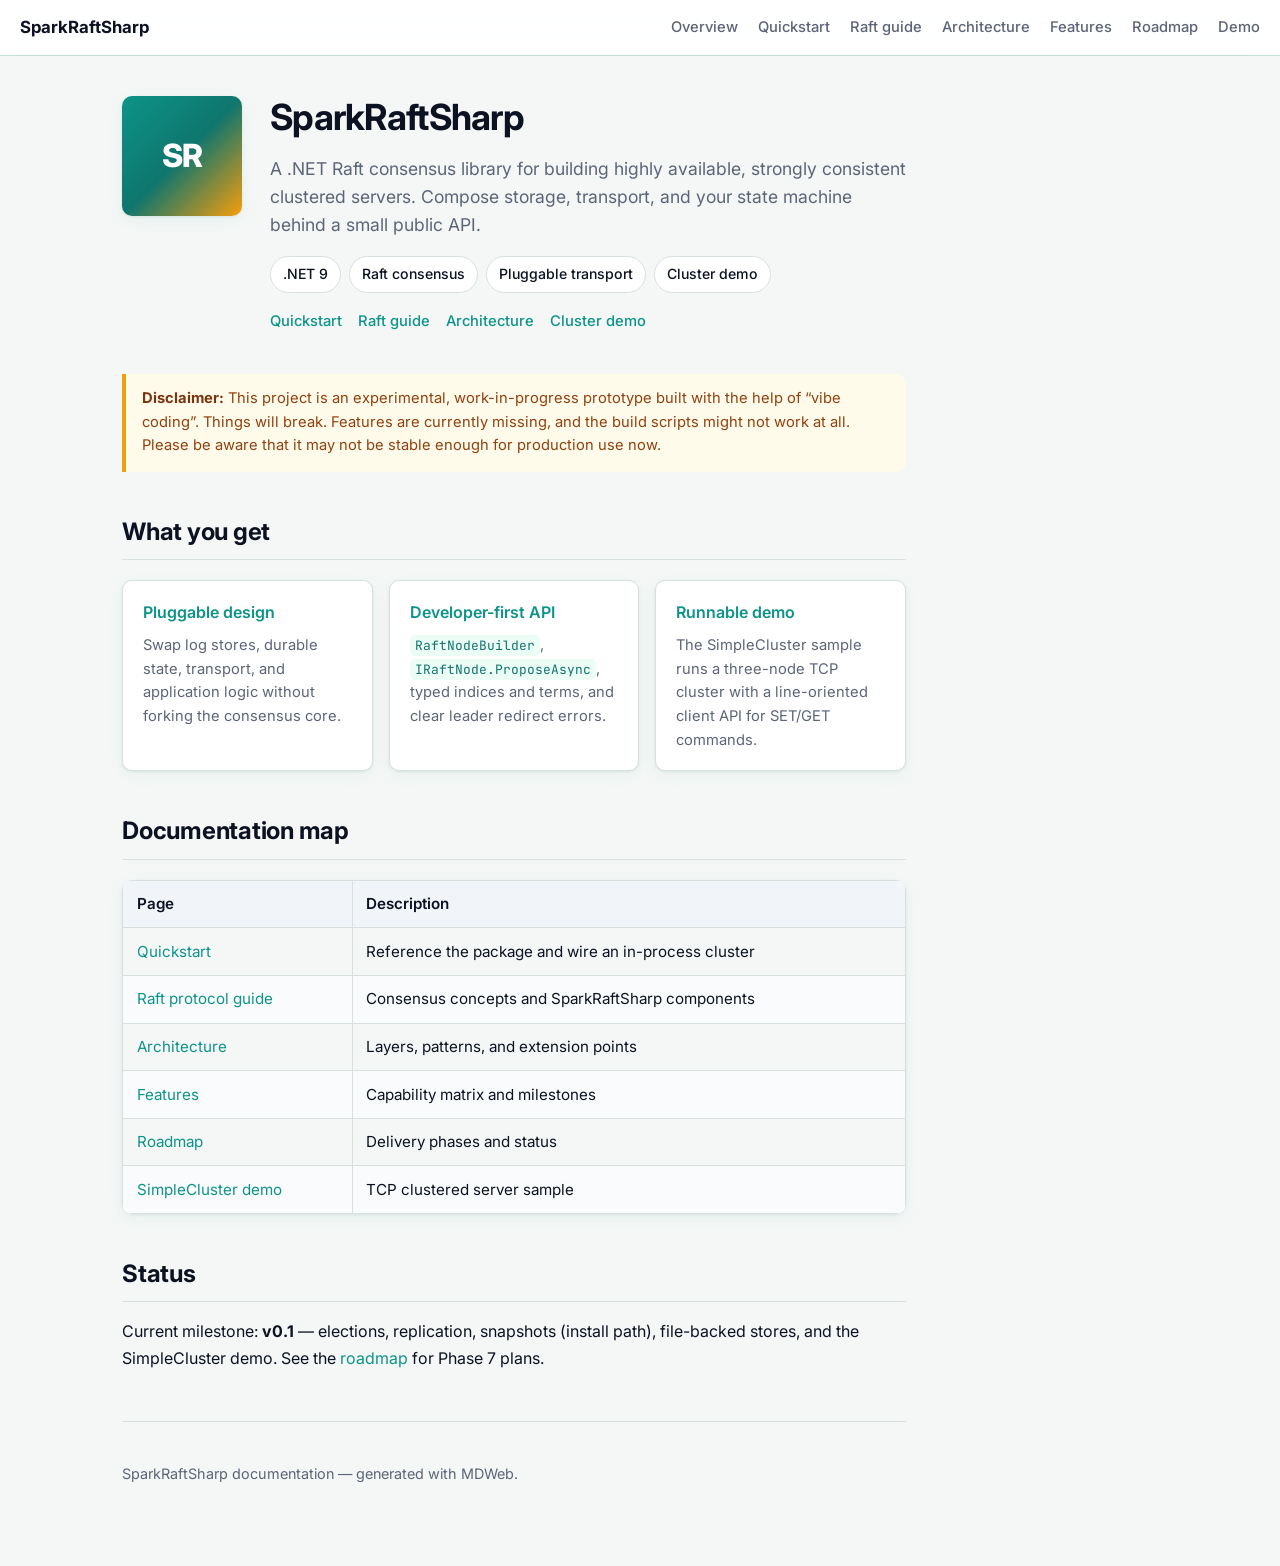
<file: docs/index.html>
<!DOCTYPE html>
<html lang="en">
<head>
  <meta charset="utf-8">
  <meta name="viewport" content="width=device-width, initial-scale=1">
  <title>Overview · SparkRaftSharp</title>
  <meta name="description" content="Raft consensus library for .NET clustered applications.">
  <link rel="preconnect" href="https://fonts.googleapis.com">
  <link rel="preconnect" href="https://fonts.gstatic.com" crossorigin>
  <link href="https://fonts.googleapis.com/css2?family=Inter:wght@400;500;600;700&family=JetBrains+Mono:wght@400;500&display=swap" rel="stylesheet">
  <link rel="stylesheet" href="assets/css/portfolio.css">
  <link rel="stylesheet" href="assets/css/sparkraft-docs.css">
  <link rel="stylesheet" href="assets/vendor/atom-one-dark.min.css">
</head>
<body>
  <div class="site">
    <header class="topbar">
      <a href="index.html" class="brand">SparkRaftSharp</a>
      <nav class="topbar-nav" aria-label="Primary">
        <a href="index.html">Overview</a>
        <a href="quickstart.html">Quickstart</a>
        <a href="raft-protocol.html">Raft guide</a>
        <a href="architecture.html">Architecture</a>
        <a href="features.html">Features</a>
        <a href="roadmap.html">Roadmap</a>
        <a href="simple-cluster.html">Demo</a>
      </nav>
    </header>

    <main class="portfolio-layout">
      <div class="portfolio-main doc-body">
        <header class="doc-header">
          <h1>Overview</h1>
        </header>
        <section class="hero" id="top">
  <div class="hero-mark" aria-hidden="true">SR</div>
  <div class="hero-text">
    <h1>SparkRaftSharp</h1>
    <p class="hero-tagline">
      A .NET Raft consensus library for building highly available, strongly consistent clustered servers.
      Compose storage, transport, and your state machine behind a small public API.
    </p>
    <ul class="skill-list" aria-label="Technologies">
      <li>.NET 9</li>
      <li>Raft consensus</li>
      <li>Pluggable transport</li>
      <li>Cluster demo</li>
    </ul>
    <div class="hero-links">
      <a href="quickstart.html">Quickstart</a>
      <a href="raft-protocol.html">Raft guide</a>
      <a href="architecture.html">Architecture</a>
      <a href="simple-cluster.html">Cluster demo</a>
    </div>
  </div>
</section>
<p class="disclaimer">
  <strong>Disclaimer:</strong> This project is an experimental, work-in-progress prototype built with the help of
  “vibe coding”. Things will break. Features are currently missing, and the build scripts might not work at all.
  Please be aware that it may not be stable enough for production use now.
</p>
<section id="highlights">
  <h2 class="section-title">What you get</h2>
  <div class="pillar-grid">
    <article class="pillar-card">
      <h3>Pluggable design</h3>
      <p>Swap log stores, durable state, transport, and application logic without forking the consensus core.</p>
    </article>
    <article class="pillar-card">
      <h3>Developer-first API</h3>
      <p><code>RaftNodeBuilder</code>, <code>IRaftNode.ProposeAsync</code>, typed indices and terms, and clear leader redirect errors.</p>
    </article>
    <article class="pillar-card">
      <h3>Runnable demo</h3>
      <p>The SimpleCluster sample runs a three-node TCP cluster with a line-oriented client API for SET/GET commands.</p>
    </article>
  </div>
</section>
<section id="docs-map">
  <h2 class="section-title">Documentation map</h2>
  <table>
    <thead>
      <tr><th>Page</th><th>Description</th></tr>
    </thead>
    <tbody>
      <tr><td><a href="quickstart.html">Quickstart</a></td><td>Reference the package and wire an in-process cluster</td></tr>
      <tr><td><a href="raft-protocol.html">Raft protocol guide</a></td><td>Consensus concepts and SparkRaftSharp components</td></tr>
      <tr><td><a href="architecture.html">Architecture</a></td><td>Layers, patterns, and extension points</td></tr>
      <tr><td><a href="features.html">Features</a></td><td>Capability matrix and milestones</td></tr>
      <tr><td><a href="roadmap.html">Roadmap</a></td><td>Delivery phases and status</td></tr>
      <tr><td><a href="simple-cluster.html">SimpleCluster demo</a></td><td>TCP clustered server sample</td></tr>
    </tbody>
  </table>
</section>
<section id="status">
  <h2 class="section-title">Status</h2>
  <p>
    Current milestone: <strong>v0.1</strong> — elections, replication, snapshots (install path), file-backed stores, and the SimpleCluster demo.
    See the <a href="roadmap.html">roadmap</a> for Phase 7 plans.
  </p>
</section>

        <footer class="doc-footer">
          <p>SparkRaftSharp documentation — generated with MDWeb.</p>
        </footer>
      </div>

      
    </main>
  </div>
  <script src="assets/vendor/mermaid.min.js"></script>
  <script src="assets/vendor/highlight.min.js"></script>
  <script src="assets/js/site.js"></script>
</body>
</html>
</file>
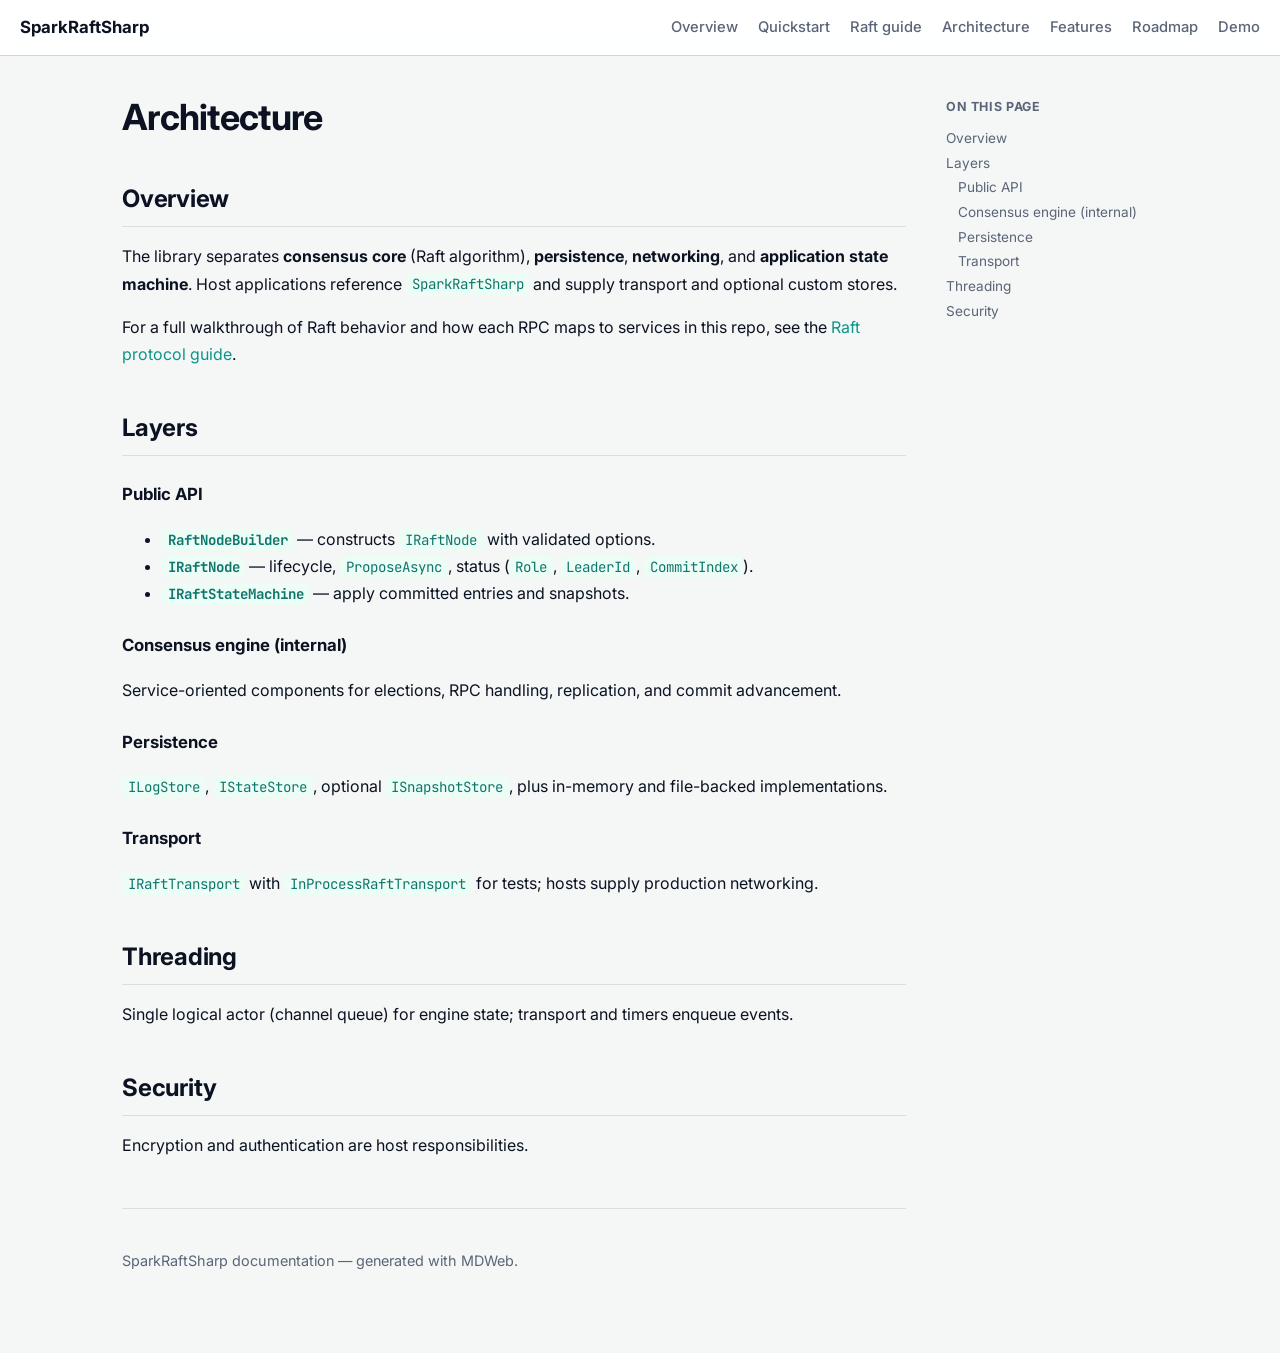
<file: docs/architecture.html>
<!DOCTYPE html>
<html lang="en">
<head>
  <meta charset="utf-8">
  <meta name="viewport" content="width=device-width, initial-scale=1">
  <title>Architecture · SparkRaftSharp</title>
  <meta name="description" content="Raft consensus library for .NET clustered applications.">
  <link rel="preconnect" href="https://fonts.googleapis.com">
  <link rel="preconnect" href="https://fonts.gstatic.com" crossorigin>
  <link href="https://fonts.googleapis.com/css2?family=Inter:wght@400;500;600;700&family=JetBrains+Mono:wght@400;500&display=swap" rel="stylesheet">
  <link rel="stylesheet" href="assets/css/portfolio.css">
  <link rel="stylesheet" href="assets/css/sparkraft-docs.css">
  <link rel="stylesheet" href="assets/vendor/atom-one-dark.min.css">
</head>
<body>
  <div class="site">
    <header class="topbar">
      <a href="index.html" class="brand">SparkRaftSharp</a>
      <nav class="topbar-nav" aria-label="Primary">
        <a href="index.html">Overview</a>
        <a href="quickstart.html">Quickstart</a>
        <a href="raft-protocol.html">Raft guide</a>
        <a href="architecture.html">Architecture</a>
        <a href="features.html">Features</a>
        <a href="roadmap.html">Roadmap</a>
        <a href="simple-cluster.html">Demo</a>
      </nav>
    </header>

    <main class="portfolio-layout">
      <div class="portfolio-main doc-body">
        <header class="doc-header">
          <h1>Architecture</h1>
        </header>
        <h2 id="overview">Overview</h2>
<p>The library separates <strong>consensus core</strong> (Raft algorithm), <strong>persistence</strong>, <strong>networking</strong>, and <strong>application state machine</strong>. Host applications reference <code>SparkRaftSharp</code> and supply transport and optional custom stores.</p>
<p>For a full walkthrough of Raft behavior and how each RPC maps to services in this repo, see the <a href="raft-protocol.html">Raft protocol guide</a>.</p>
<h2 id="layers">Layers</h2>
<h3 id="public-api">Public API</h3>
<ul>
<li><strong><code>RaftNodeBuilder</code></strong> — constructs <code>IRaftNode</code> with validated options.</li>
<li><strong><code>IRaftNode</code></strong> — lifecycle, <code>ProposeAsync</code>, status (<code>Role</code>, <code>LeaderId</code>, <code>CommitIndex</code>).</li>
<li><strong><code>IRaftStateMachine</code></strong> — apply committed entries and snapshots.</li>
</ul>
<h3 id="consensus-engine-internal">Consensus engine (internal)</h3>
<p>Service-oriented components for elections, RPC handling, replication, and commit advancement.</p>
<h3 id="persistence">Persistence</h3>
<p><code>ILogStore</code>, <code>IStateStore</code>, optional <code>ISnapshotStore</code>, plus in-memory and file-backed implementations.</p>
<h3 id="transport">Transport</h3>
<p><code>IRaftTransport</code> with <code>InProcessRaftTransport</code> for tests; hosts supply production networking.</p>
<h2 id="threading">Threading</h2>
<p>Single logical actor (channel queue) for engine state; transport and timers enqueue events.</p>
<h2 id="security">Security</h2>
<p>Encryption and authentication are host responsibilities.</p>

        <footer class="doc-footer">
          <p>SparkRaftSharp documentation — generated with MDWeb.</p>
        </footer>
      </div>

      
            <aside class="toc" aria-label="On this page">
              <p class="toc-title">On this page</p>
              <ul>
                
                    <li class="toc-h2">
                      <a href="#overview">Overview</a>
                    </li>
                    
                    <li class="toc-h2">
                      <a href="#layers">Layers</a>
                    </li>
                    
                    <li class="toc-h3">
                      <a href="#public-api">Public API</a>
                    </li>
                    
                    <li class="toc-h3">
                      <a href="#consensus-engine-internal">Consensus engine (internal)</a>
                    </li>
                    
                    <li class="toc-h3">
                      <a href="#persistence">Persistence</a>
                    </li>
                    
                    <li class="toc-h3">
                      <a href="#transport">Transport</a>
                    </li>
                    
                    <li class="toc-h2">
                      <a href="#threading">Threading</a>
                    </li>
                    
                    <li class="toc-h2">
                      <a href="#security">Security</a>
                    </li>
                    
              </ul>
            </aside>
            
    </main>
  </div>
  <script src="assets/vendor/mermaid.min.js"></script>
  <script src="assets/vendor/highlight.min.js"></script>
  <script src="assets/js/site.js"></script>
</body>
</html>
</file>
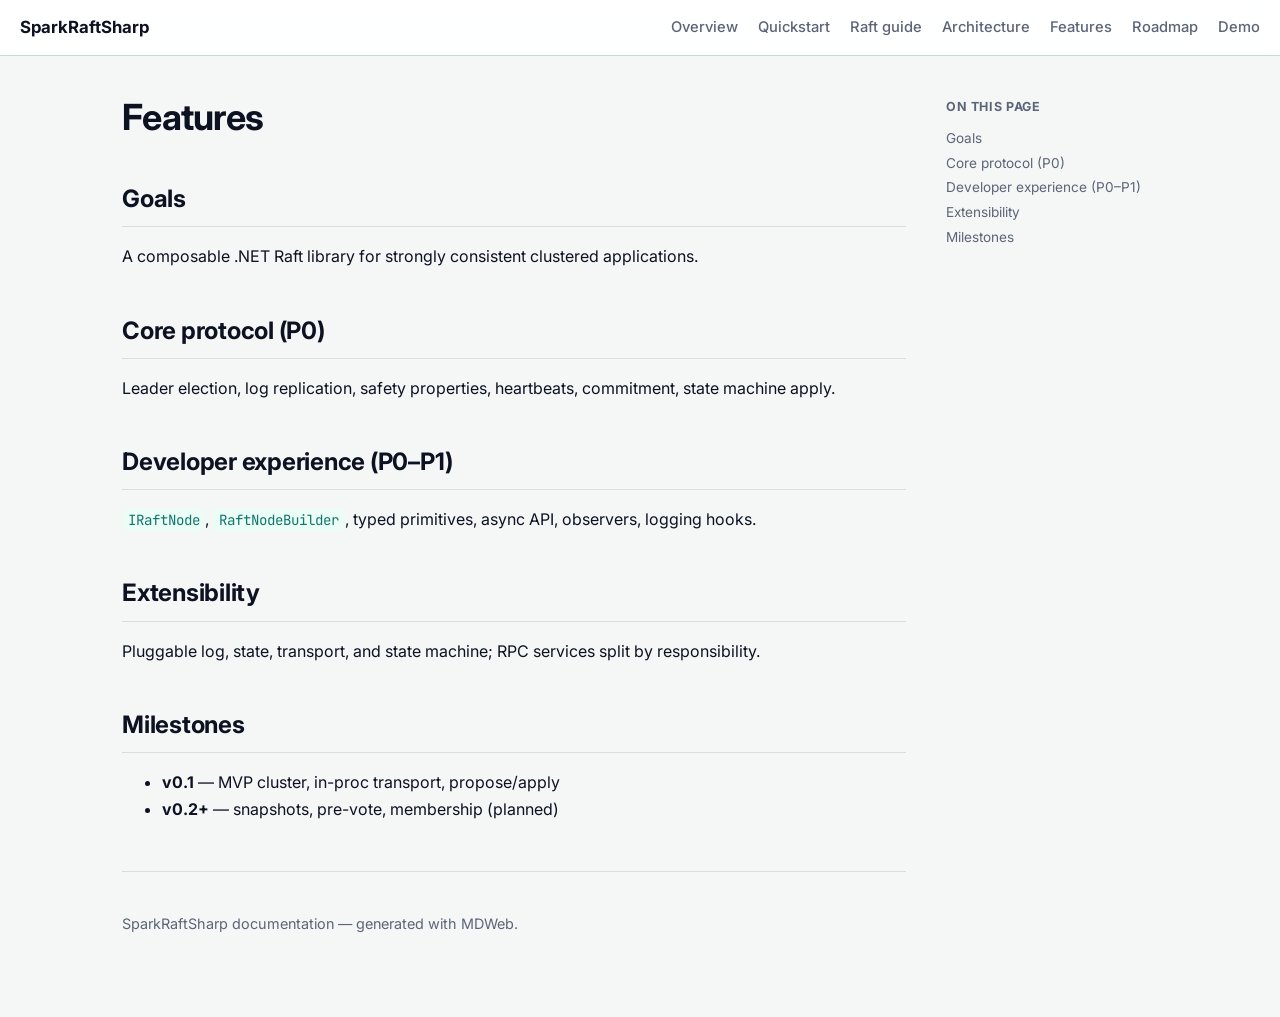
<file: docs/features.html>
<!DOCTYPE html>
<html lang="en">
<head>
  <meta charset="utf-8">
  <meta name="viewport" content="width=device-width, initial-scale=1">
  <title>Features · SparkRaftSharp</title>
  <meta name="description" content="Raft consensus library for .NET clustered applications.">
  <link rel="preconnect" href="https://fonts.googleapis.com">
  <link rel="preconnect" href="https://fonts.gstatic.com" crossorigin>
  <link href="https://fonts.googleapis.com/css2?family=Inter:wght@400;500;600;700&family=JetBrains+Mono:wght@400;500&display=swap" rel="stylesheet">
  <link rel="stylesheet" href="assets/css/portfolio.css">
  <link rel="stylesheet" href="assets/css/sparkraft-docs.css">
  <link rel="stylesheet" href="assets/vendor/atom-one-dark.min.css">
</head>
<body>
  <div class="site">
    <header class="topbar">
      <a href="index.html" class="brand">SparkRaftSharp</a>
      <nav class="topbar-nav" aria-label="Primary">
        <a href="index.html">Overview</a>
        <a href="quickstart.html">Quickstart</a>
        <a href="raft-protocol.html">Raft guide</a>
        <a href="architecture.html">Architecture</a>
        <a href="features.html">Features</a>
        <a href="roadmap.html">Roadmap</a>
        <a href="simple-cluster.html">Demo</a>
      </nav>
    </header>

    <main class="portfolio-layout">
      <div class="portfolio-main doc-body">
        <header class="doc-header">
          <h1>Features</h1>
        </header>
        <h2 id="goals">Goals</h2>
<p>A composable .NET Raft library for strongly consistent clustered applications.</p>
<h2 id="core-protocol-p0">Core protocol (P0)</h2>
<p>Leader election, log replication, safety properties, heartbeats, commitment, state machine apply.</p>
<h2 id="developer-experience-p0p1">Developer experience (P0–P1)</h2>
<p><code>IRaftNode</code>, <code>RaftNodeBuilder</code>, typed primitives, async API, observers, logging hooks.</p>
<h2 id="extensibility">Extensibility</h2>
<p>Pluggable log, state, transport, and state machine; RPC services split by responsibility.</p>
<h2 id="milestones">Milestones</h2>
<ul>
<li><strong>v0.1</strong> — MVP cluster, in-proc transport, propose/apply</li>
<li><strong>v0.2+</strong> — snapshots, pre-vote, membership (planned)</li>
</ul>

        <footer class="doc-footer">
          <p>SparkRaftSharp documentation — generated with MDWeb.</p>
        </footer>
      </div>

      
            <aside class="toc" aria-label="On this page">
              <p class="toc-title">On this page</p>
              <ul>
                
                    <li class="toc-h2">
                      <a href="#goals">Goals</a>
                    </li>
                    
                    <li class="toc-h2">
                      <a href="#core-protocol-p0">Core protocol (P0)</a>
                    </li>
                    
                    <li class="toc-h2">
                      <a href="#developer-experience-p0p1">Developer experience (P0–P1)</a>
                    </li>
                    
                    <li class="toc-h2">
                      <a href="#extensibility">Extensibility</a>
                    </li>
                    
                    <li class="toc-h2">
                      <a href="#milestones">Milestones</a>
                    </li>
                    
              </ul>
            </aside>
            
    </main>
  </div>
  <script src="assets/vendor/mermaid.min.js"></script>
  <script src="assets/vendor/highlight.min.js"></script>
  <script src="assets/js/site.js"></script>
</body>
</html>
</file>
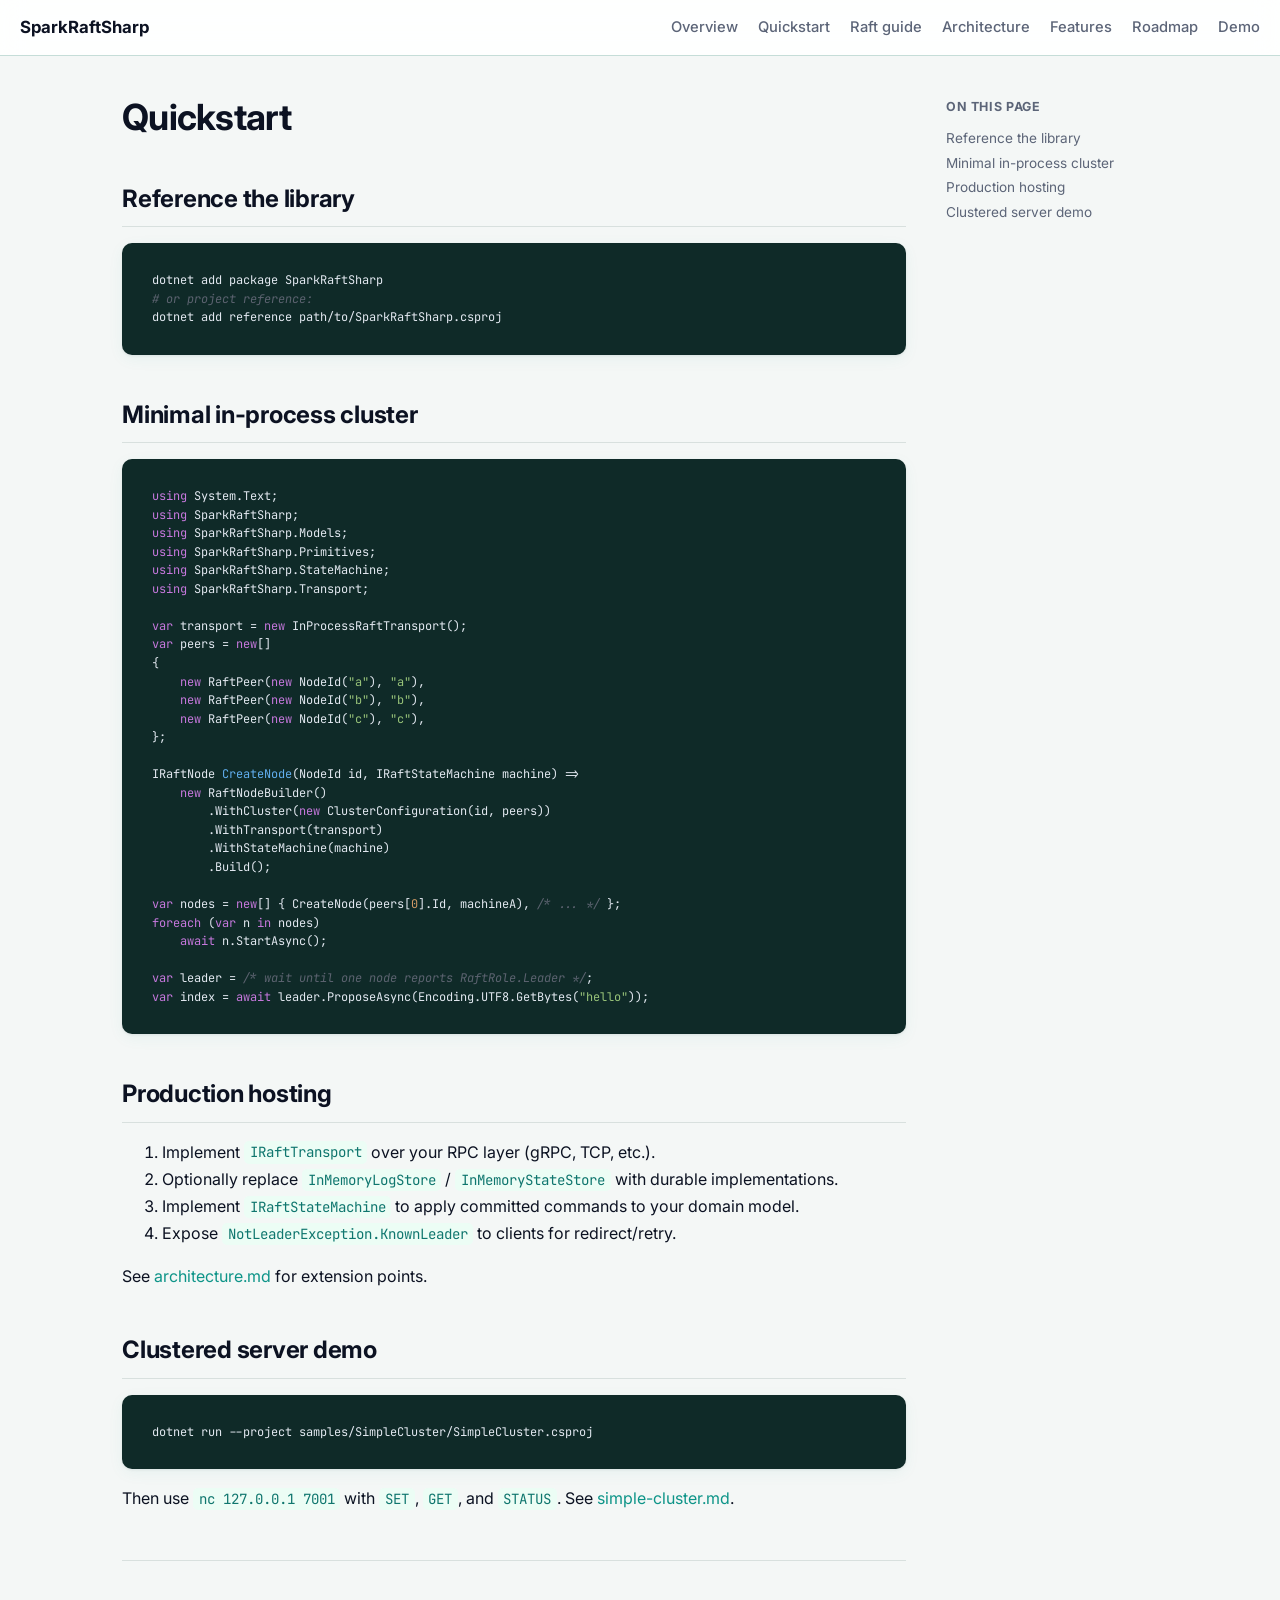
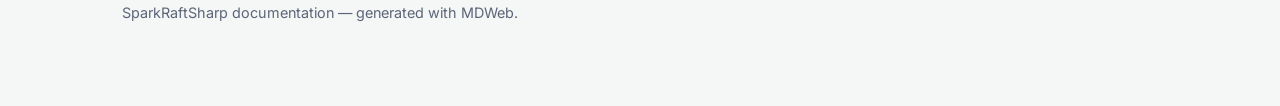
<file: docs/quickstart.html>
<!DOCTYPE html>
<html lang="en">
<head>
  <meta charset="utf-8">
  <meta name="viewport" content="width=device-width, initial-scale=1">
  <title>Quickstart · SparkRaftSharp</title>
  <meta name="description" content="Raft consensus library for .NET clustered applications.">
  <link rel="preconnect" href="https://fonts.googleapis.com">
  <link rel="preconnect" href="https://fonts.gstatic.com" crossorigin>
  <link href="https://fonts.googleapis.com/css2?family=Inter:wght@400;500;600;700&family=JetBrains+Mono:wght@400;500&display=swap" rel="stylesheet">
  <link rel="stylesheet" href="assets/css/portfolio.css">
  <link rel="stylesheet" href="assets/css/sparkraft-docs.css">
  <link rel="stylesheet" href="assets/vendor/atom-one-dark.min.css">
</head>
<body>
  <div class="site">
    <header class="topbar">
      <a href="index.html" class="brand">SparkRaftSharp</a>
      <nav class="topbar-nav" aria-label="Primary">
        <a href="index.html">Overview</a>
        <a href="quickstart.html">Quickstart</a>
        <a href="raft-protocol.html">Raft guide</a>
        <a href="architecture.html">Architecture</a>
        <a href="features.html">Features</a>
        <a href="roadmap.html">Roadmap</a>
        <a href="simple-cluster.html">Demo</a>
      </nav>
    </header>

    <main class="portfolio-layout">
      <div class="portfolio-main doc-body">
        <header class="doc-header">
          <h1>Quickstart</h1>
        </header>
        <h2 id="reference-the-library">Reference the library</h2>
<pre><code class="language-bash">dotnet add package SparkRaftSharp
# or project reference:
dotnet add reference path/to/SparkRaftSharp.csproj
</code></pre>
<h2 id="minimal-in-process-cluster">Minimal in-process cluster</h2>
<pre><code class="language-csharp">using System.Text;
using SparkRaftSharp;
using SparkRaftSharp.Models;
using SparkRaftSharp.Primitives;
using SparkRaftSharp.StateMachine;
using SparkRaftSharp.Transport;

var transport = new InProcessRaftTransport();
var peers = new[]
{
    new RaftPeer(new NodeId("a"), "a"),
    new RaftPeer(new NodeId("b"), "b"),
    new RaftPeer(new NodeId("c"), "c"),
};

IRaftNode CreateNode(NodeId id, IRaftStateMachine machine) =&gt;
    new RaftNodeBuilder()
        .WithCluster(new ClusterConfiguration(id, peers))
        .WithTransport(transport)
        .WithStateMachine(machine)
        .Build();

var nodes = new[] { CreateNode(peers[0].Id, machineA), /* ... */ };
foreach (var n in nodes)
    await n.StartAsync();

var leader = /* wait until one node reports RaftRole.Leader */;
var index = await leader.ProposeAsync(Encoding.UTF8.GetBytes("hello"));
</code></pre>
<h2 id="production-hosting">Production hosting</h2>
<ol>
<li>Implement <code>IRaftTransport</code> over your RPC layer (gRPC, TCP, etc.).</li>
<li>Optionally replace <code>InMemoryLogStore</code> / <code>InMemoryStateStore</code> with durable implementations.</li>
<li>Implement <code>IRaftStateMachine</code> to apply committed commands to your domain model.</li>
<li>Expose <code>NotLeaderException.KnownLeader</code> to clients for redirect/retry.</li>
</ol>
<p>See <a href="architecture.html">architecture.md</a> for extension points.</p>
<h2 id="clustered-server-demo">Clustered server demo</h2>
<pre><code class="language-bash">dotnet run --project samples/SimpleCluster/SimpleCluster.csproj
</code></pre>
<p>Then use <code>nc 127.0.0.1 7001</code> with <code>SET</code>, <code>GET</code>, and <code>STATUS</code>. See <a href="simple-cluster.html">simple-cluster.md</a>.</p>

        <footer class="doc-footer">
          <p>SparkRaftSharp documentation — generated with MDWeb.</p>
        </footer>
      </div>

      
            <aside class="toc" aria-label="On this page">
              <p class="toc-title">On this page</p>
              <ul>
                
                    <li class="toc-h2">
                      <a href="#reference-the-library">Reference the library</a>
                    </li>
                    
                    <li class="toc-h2">
                      <a href="#minimal-in-process-cluster">Minimal in-process cluster</a>
                    </li>
                    
                    <li class="toc-h2">
                      <a href="#production-hosting">Production hosting</a>
                    </li>
                    
                    <li class="toc-h2">
                      <a href="#clustered-server-demo">Clustered server demo</a>
                    </li>
                    
              </ul>
            </aside>
            
    </main>
  </div>
  <script src="assets/vendor/mermaid.min.js"></script>
  <script src="assets/vendor/highlight.min.js"></script>
  <script src="assets/js/site.js"></script>
</body>
</html>
</file>
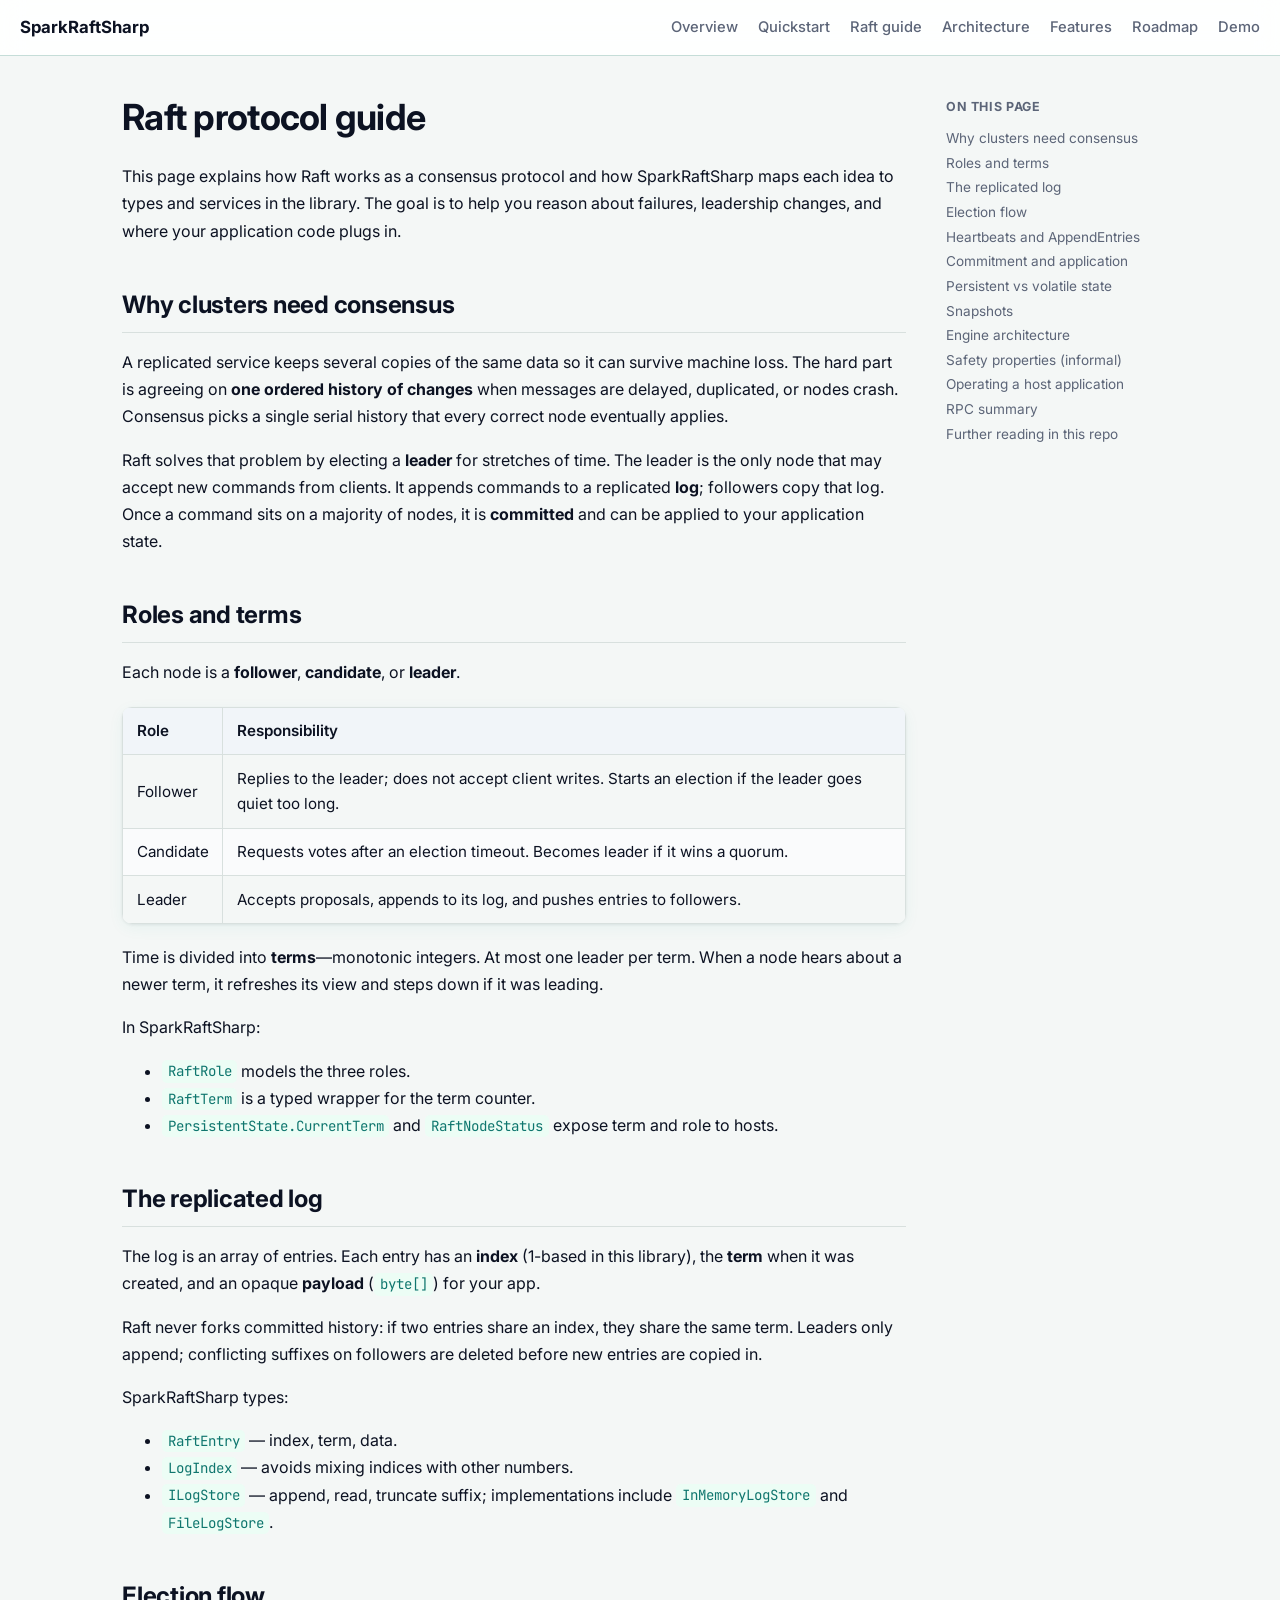
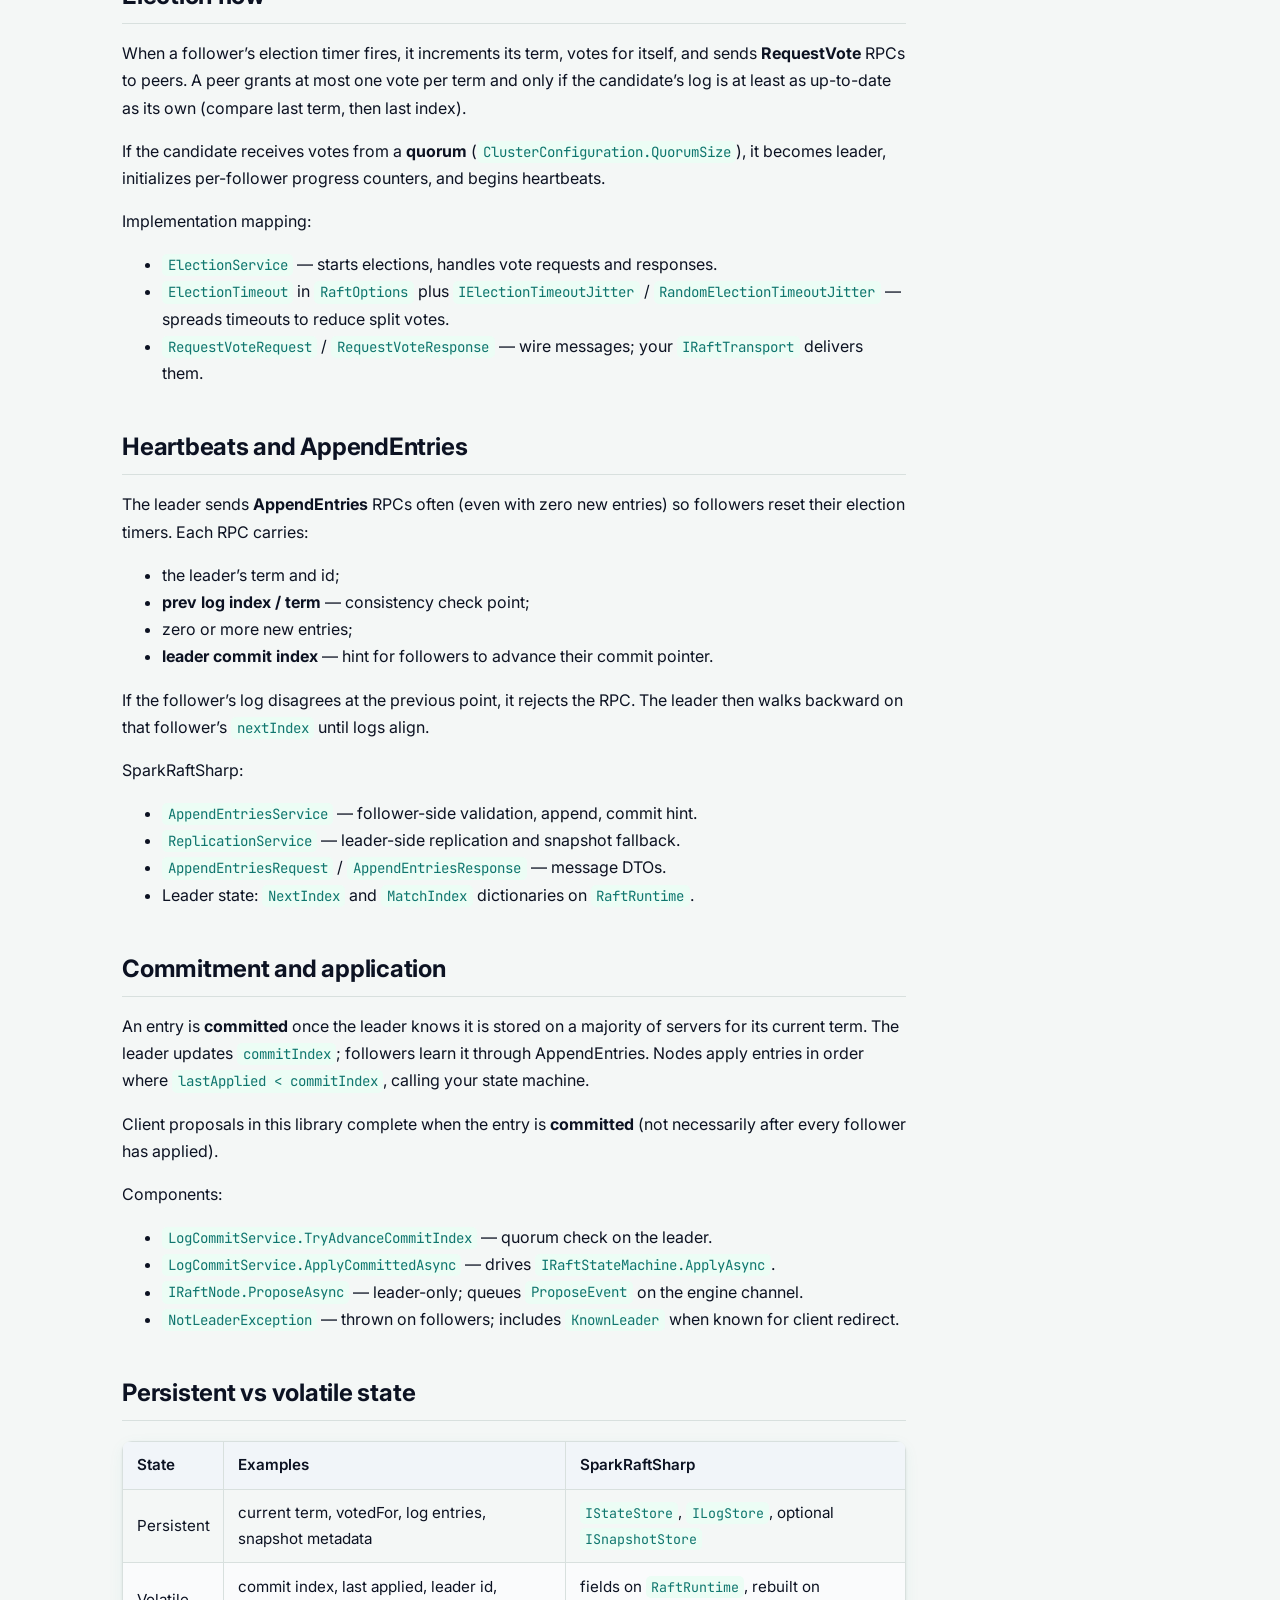
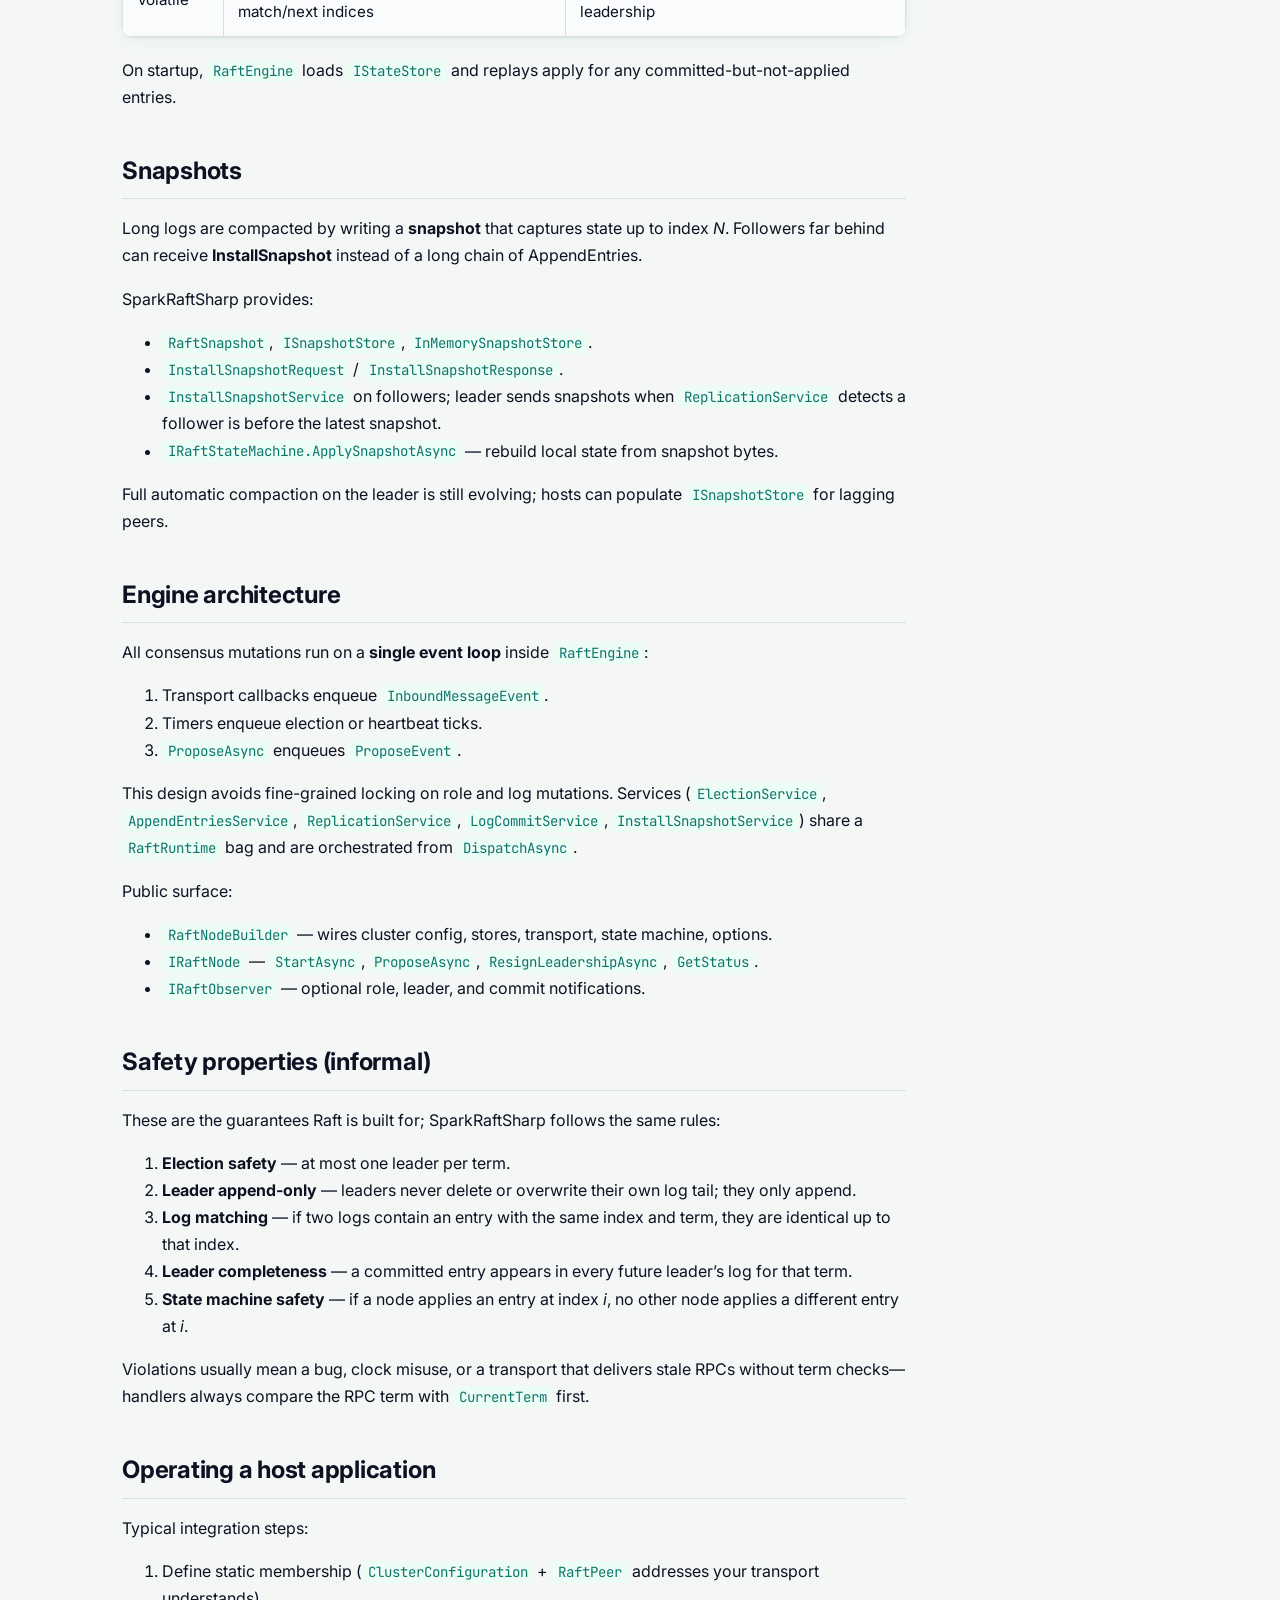
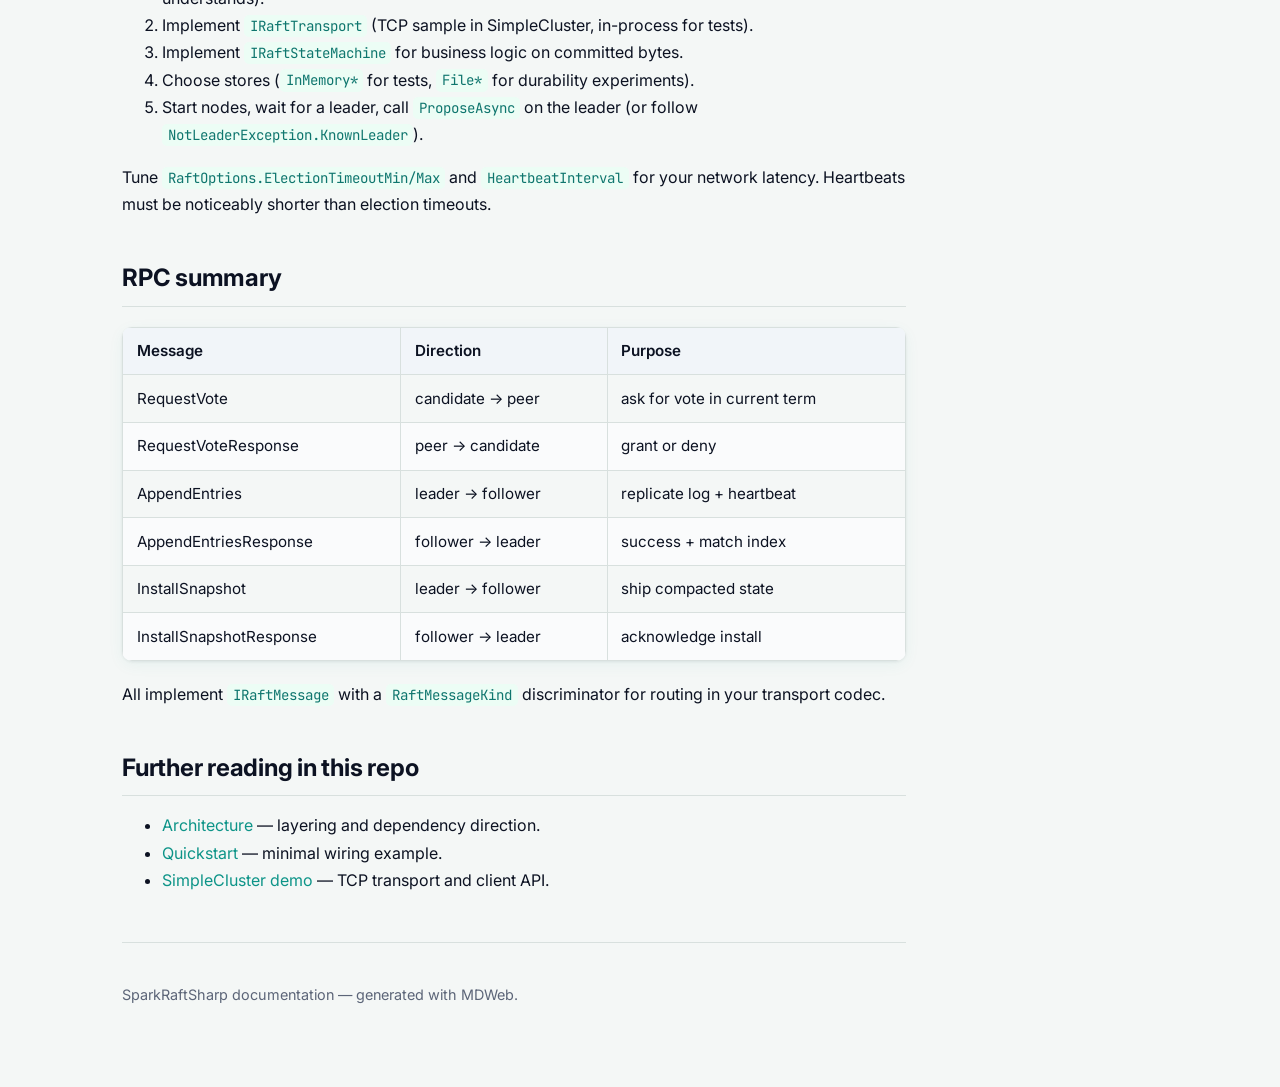
<file: docs/raft-protocol.html>
<!DOCTYPE html>
<html lang="en">
<head>
  <meta charset="utf-8">
  <meta name="viewport" content="width=device-width, initial-scale=1">
  <title>Raft protocol guide · SparkRaftSharp</title>
  <meta name="description" content="Raft consensus library for .NET clustered applications.">
  <link rel="preconnect" href="https://fonts.googleapis.com">
  <link rel="preconnect" href="https://fonts.gstatic.com" crossorigin>
  <link href="https://fonts.googleapis.com/css2?family=Inter:wght@400;500;600;700&family=JetBrains+Mono:wght@400;500&display=swap" rel="stylesheet">
  <link rel="stylesheet" href="assets/css/portfolio.css">
  <link rel="stylesheet" href="assets/css/sparkraft-docs.css">
  <link rel="stylesheet" href="assets/vendor/atom-one-dark.min.css">
</head>
<body>
  <div class="site">
    <header class="topbar">
      <a href="index.html" class="brand">SparkRaftSharp</a>
      <nav class="topbar-nav" aria-label="Primary">
        <a href="index.html">Overview</a>
        <a href="quickstart.html">Quickstart</a>
        <a href="raft-protocol.html">Raft guide</a>
        <a href="architecture.html">Architecture</a>
        <a href="features.html">Features</a>
        <a href="roadmap.html">Roadmap</a>
        <a href="simple-cluster.html">Demo</a>
      </nav>
    </header>

    <main class="portfolio-layout">
      <div class="portfolio-main doc-body">
        <header class="doc-header">
          <h1>Raft protocol guide</h1>
        </header>
        <p>This page explains how Raft works as a consensus protocol and how SparkRaftSharp maps each idea to types and services in the library. The goal is to help you reason about failures, leadership changes, and where your application code plugs in.</p>
<h2 id="why-clusters-need-consensus">Why clusters need consensus</h2>
<p>A replicated service keeps several copies of the same data so it can survive machine loss. The hard part is agreeing on <strong>one ordered history of changes</strong> when messages are delayed, duplicated, or nodes crash. Consensus picks a single serial history that every correct node eventually applies.</p>
<p>Raft solves that problem by electing a <strong>leader</strong> for stretches of time. The leader is the only node that may accept new commands from clients. It appends commands to a replicated <strong>log</strong>; followers copy that log. Once a command sits on a majority of nodes, it is <strong>committed</strong> and can be applied to your application state.</p>
<h2 id="roles-and-terms">Roles and terms</h2>
<p>Each node is a <strong>follower</strong>, <strong>candidate</strong>, or <strong>leader</strong>.</p>
<table class="table">
<thead>
<tr>
<th>Role</th>
<th>Responsibility</th>
</tr>
</thead>
<tbody>
<tr>
<td>Follower</td>
<td>Replies to the leader; does not accept client writes. Starts an election if the leader goes quiet too long.</td>
</tr>
<tr>
<td>Candidate</td>
<td>Requests votes after an election timeout. Becomes leader if it wins a quorum.</td>
</tr>
<tr>
<td>Leader</td>
<td>Accepts proposals, appends to its log, and pushes entries to followers.</td>
</tr>
</tbody>
</table>
<p>Time is divided into <strong>terms</strong>—monotonic integers. At most one leader per term. When a node hears about a newer term, it refreshes its view and steps down if it was leading.</p>
<p>In SparkRaftSharp:</p>
<ul>
<li><code>RaftRole</code> models the three roles.</li>
<li><code>RaftTerm</code> is a typed wrapper for the term counter.</li>
<li><code>PersistentState.CurrentTerm</code> and <code>RaftNodeStatus</code> expose term and role to hosts.</li>
</ul>
<h2 id="the-replicated-log">The replicated log</h2>
<p>The log is an array of entries. Each entry has an <strong>index</strong> (1-based in this library), the <strong>term</strong> when it was created, and an opaque <strong>payload</strong> (<code>byte[]</code>) for your app.</p>
<p>Raft never forks committed history: if two entries share an index, they share the same term. Leaders only append; conflicting suffixes on followers are deleted before new entries are copied in.</p>
<p>SparkRaftSharp types:</p>
<ul>
<li><code>RaftEntry</code> — index, term, data.</li>
<li><code>LogIndex</code> — avoids mixing indices with other numbers.</li>
<li><code>ILogStore</code> — append, read, truncate suffix; implementations include <code>InMemoryLogStore</code> and <code>FileLogStore</code>.</li>
</ul>
<h2 id="election-flow">Election flow</h2>
<p>When a follower’s election timer fires, it increments its term, votes for itself, and sends <strong>RequestVote</strong> RPCs to peers. A peer grants at most one vote per term and only if the candidate’s log is at least as up-to-date as its own (compare last term, then last index).</p>
<p>If the candidate receives votes from a <strong>quorum</strong> (<code>ClusterConfiguration.QuorumSize</code>), it becomes leader, initializes per-follower progress counters, and begins heartbeats.</p>
<p>Implementation mapping:</p>
<ul>
<li><code>ElectionService</code> — starts elections, handles vote requests and responses.</li>
<li><code>ElectionTimeout</code> in <code>RaftOptions</code> plus <code>IElectionTimeoutJitter</code> / <code>RandomElectionTimeoutJitter</code> — spreads timeouts to reduce split votes.</li>
<li><code>RequestVoteRequest</code> / <code>RequestVoteResponse</code> — wire messages; your <code>IRaftTransport</code> delivers them.</li>
</ul>
<h2 id="heartbeats-and-appendentries">Heartbeats and AppendEntries</h2>
<p>The leader sends <strong>AppendEntries</strong> RPCs often (even with zero new entries) so followers reset their election timers. Each RPC carries:</p>
<ul>
<li>the leader’s term and id;</li>
<li><strong>prev log index / term</strong> — consistency check point;</li>
<li>zero or more new entries;</li>
<li><strong>leader commit index</strong> — hint for followers to advance their commit pointer.</li>
</ul>
<p>If the follower’s log disagrees at the previous point, it rejects the RPC. The leader then walks backward on that follower’s <code>nextIndex</code> until logs align.</p>
<p>SparkRaftSharp:</p>
<ul>
<li><code>AppendEntriesService</code> — follower-side validation, append, commit hint.</li>
<li><code>ReplicationService</code> — leader-side replication and snapshot fallback.</li>
<li><code>AppendEntriesRequest</code> / <code>AppendEntriesResponse</code> — message DTOs.</li>
<li>Leader state: <code>NextIndex</code> and <code>MatchIndex</code> dictionaries on <code>RaftRuntime</code>.</li>
</ul>
<h2 id="commitment-and-application">Commitment and application</h2>
<p>An entry is <strong>committed</strong> once the leader knows it is stored on a majority of servers for its current term. The leader updates <code>commitIndex</code>; followers learn it through AppendEntries. Nodes apply entries in order where <code>lastApplied &lt; commitIndex</code>, calling your state machine.</p>
<p>Client proposals in this library complete when the entry is <strong>committed</strong> (not necessarily after every follower has applied).</p>
<p>Components:</p>
<ul>
<li><code>LogCommitService.TryAdvanceCommitIndex</code> — quorum check on the leader.</li>
<li><code>LogCommitService.ApplyCommittedAsync</code> — drives <code>IRaftStateMachine.ApplyAsync</code>.</li>
<li><code>IRaftNode.ProposeAsync</code> — leader-only; queues <code>ProposeEvent</code> on the engine channel.</li>
<li><code>NotLeaderException</code> — thrown on followers; includes <code>KnownLeader</code> when known for client redirect.</li>
</ul>
<h2 id="persistent-vs-volatile-state">Persistent vs volatile state</h2>
<table class="table">
<thead>
<tr>
<th>State</th>
<th>Examples</th>
<th>SparkRaftSharp</th>
</tr>
</thead>
<tbody>
<tr>
<td>Persistent</td>
<td>current term, votedFor, log entries, snapshot metadata</td>
<td><code>IStateStore</code>, <code>ILogStore</code>, optional <code>ISnapshotStore</code></td>
</tr>
<tr>
<td>Volatile</td>
<td>commit index, last applied, leader id, match/next indices</td>
<td>fields on <code>RaftRuntime</code>, rebuilt on leadership</td>
</tr>
</tbody>
</table>
<p>On startup, <code>RaftEngine</code> loads <code>IStateStore</code> and replays apply for any committed-but-not-applied entries.</p>
<h2 id="snapshots">Snapshots</h2>
<p>Long logs are compacted by writing a <strong>snapshot</strong> that captures state up to index <em>N</em>. Followers far behind can receive <strong>InstallSnapshot</strong> instead of a long chain of AppendEntries.</p>
<p>SparkRaftSharp provides:</p>
<ul>
<li><code>RaftSnapshot</code>, <code>ISnapshotStore</code>, <code>InMemorySnapshotStore</code>.</li>
<li><code>InstallSnapshotRequest</code> / <code>InstallSnapshotResponse</code>.</li>
<li><code>InstallSnapshotService</code> on followers; leader sends snapshots when <code>ReplicationService</code> detects a follower is before the latest snapshot.</li>
<li><code>IRaftStateMachine.ApplySnapshotAsync</code> — rebuild local state from snapshot bytes.</li>
</ul>
<p>Full automatic compaction on the leader is still evolving; hosts can populate <code>ISnapshotStore</code> for lagging peers.</p>
<h2 id="engine-architecture">Engine architecture</h2>
<p>All consensus mutations run on a <strong>single event loop</strong> inside <code>RaftEngine</code>:</p>
<ol>
<li>Transport callbacks enqueue <code>InboundMessageEvent</code>.</li>
<li>Timers enqueue election or heartbeat ticks.</li>
<li><code>ProposeAsync</code> enqueues <code>ProposeEvent</code>.</li>
</ol>
<p>This design avoids fine-grained locking on role and log mutations. Services (<code>ElectionService</code>, <code>AppendEntriesService</code>, <code>ReplicationService</code>, <code>LogCommitService</code>, <code>InstallSnapshotService</code>) share a <code>RaftRuntime</code> bag and are orchestrated from <code>DispatchAsync</code>.</p>
<p>Public surface:</p>
<ul>
<li><code>RaftNodeBuilder</code> — wires cluster config, stores, transport, state machine, options.</li>
<li><code>IRaftNode</code> — <code>StartAsync</code>, <code>ProposeAsync</code>, <code>ResignLeadershipAsync</code>, <code>GetStatus</code>.</li>
<li><code>IRaftObserver</code> — optional role, leader, and commit notifications.</li>
</ul>
<h2 id="safety-properties-informal">Safety properties (informal)</h2>
<p>These are the guarantees Raft is built for; SparkRaftSharp follows the same rules:</p>
<ol>
<li><strong>Election safety</strong> — at most one leader per term.</li>
<li><strong>Leader append-only</strong> — leaders never delete or overwrite their own log tail; they only append.</li>
<li><strong>Log matching</strong> — if two logs contain an entry with the same index and term, they are identical up to that index.</li>
<li><strong>Leader completeness</strong> — a committed entry appears in every future leader’s log for that term.</li>
<li><strong>State machine safety</strong> — if a node applies an entry at index <em>i</em>, no other node applies a different entry at <em>i</em>.</li>
</ol>
<p>Violations usually mean a bug, clock misuse, or a transport that delivers stale RPCs without term checks—handlers always compare the RPC term with <code>CurrentTerm</code> first.</p>
<h2 id="operating-a-host-application">Operating a host application</h2>
<p>Typical integration steps:</p>
<ol>
<li>Define static membership (<code>ClusterConfiguration</code> + <code>RaftPeer</code> addresses your transport understands).</li>
<li>Implement <code>IRaftTransport</code> (TCP sample in SimpleCluster, in-process for tests).</li>
<li>Implement <code>IRaftStateMachine</code> for business logic on committed bytes.</li>
<li>Choose stores (<code>InMemory*</code> for tests, <code>File*</code> for durability experiments).</li>
<li>Start nodes, wait for a leader, call <code>ProposeAsync</code> on the leader (or follow <code>NotLeaderException.KnownLeader</code>).</li>
</ol>
<p>Tune <code>RaftOptions.ElectionTimeoutMin/Max</code> and <code>HeartbeatInterval</code> for your network latency. Heartbeats must be noticeably shorter than election timeouts.</p>
<h2 id="rpc-summary">RPC summary</h2>
<table class="table">
<thead>
<tr>
<th>Message</th>
<th>Direction</th>
<th>Purpose</th>
</tr>
</thead>
<tbody>
<tr>
<td>RequestVote</td>
<td>candidate → peer</td>
<td>ask for vote in current term</td>
</tr>
<tr>
<td>RequestVoteResponse</td>
<td>peer → candidate</td>
<td>grant or deny</td>
</tr>
<tr>
<td>AppendEntries</td>
<td>leader → follower</td>
<td>replicate log + heartbeat</td>
</tr>
<tr>
<td>AppendEntriesResponse</td>
<td>follower → leader</td>
<td>success + match index</td>
</tr>
<tr>
<td>InstallSnapshot</td>
<td>leader → follower</td>
<td>ship compacted state</td>
</tr>
<tr>
<td>InstallSnapshotResponse</td>
<td>follower → leader</td>
<td>acknowledge install</td>
</tr>
</tbody>
</table>
<p>All implement <code>IRaftMessage</code> with a <code>RaftMessageKind</code> discriminator for routing in your transport codec.</p>
<h2 id="further-reading-in-this-repo">Further reading in this repo</h2>
<ul>
<li><a href="architecture.html">Architecture</a> — layering and dependency direction.</li>
<li><a href="quickstart.html">Quickstart</a> — minimal wiring example.</li>
<li><a href="simple-cluster.html">SimpleCluster demo</a> — TCP transport and client API.</li>
</ul>

        <footer class="doc-footer">
          <p>SparkRaftSharp documentation — generated with MDWeb.</p>
        </footer>
      </div>

      
            <aside class="toc" aria-label="On this page">
              <p class="toc-title">On this page</p>
              <ul>
                
                    <li class="toc-h2">
                      <a href="#why-clusters-need-consensus">Why clusters need consensus</a>
                    </li>
                    
                    <li class="toc-h2">
                      <a href="#roles-and-terms">Roles and terms</a>
                    </li>
                    
                    <li class="toc-h2">
                      <a href="#the-replicated-log">The replicated log</a>
                    </li>
                    
                    <li class="toc-h2">
                      <a href="#election-flow">Election flow</a>
                    </li>
                    
                    <li class="toc-h2">
                      <a href="#heartbeats-and-appendentries">Heartbeats and AppendEntries</a>
                    </li>
                    
                    <li class="toc-h2">
                      <a href="#commitment-and-application">Commitment and application</a>
                    </li>
                    
                    <li class="toc-h2">
                      <a href="#persistent-vs-volatile-state">Persistent vs volatile state</a>
                    </li>
                    
                    <li class="toc-h2">
                      <a href="#snapshots">Snapshots</a>
                    </li>
                    
                    <li class="toc-h2">
                      <a href="#engine-architecture">Engine architecture</a>
                    </li>
                    
                    <li class="toc-h2">
                      <a href="#safety-properties-informal">Safety properties (informal)</a>
                    </li>
                    
                    <li class="toc-h2">
                      <a href="#operating-a-host-application">Operating a host application</a>
                    </li>
                    
                    <li class="toc-h2">
                      <a href="#rpc-summary">RPC summary</a>
                    </li>
                    
                    <li class="toc-h2">
                      <a href="#further-reading-in-this-repo">Further reading in this repo</a>
                    </li>
                    
              </ul>
            </aside>
            
    </main>
  </div>
  <script src="assets/vendor/mermaid.min.js"></script>
  <script src="assets/vendor/highlight.min.js"></script>
  <script src="assets/js/site.js"></script>
</body>
</html>
</file>
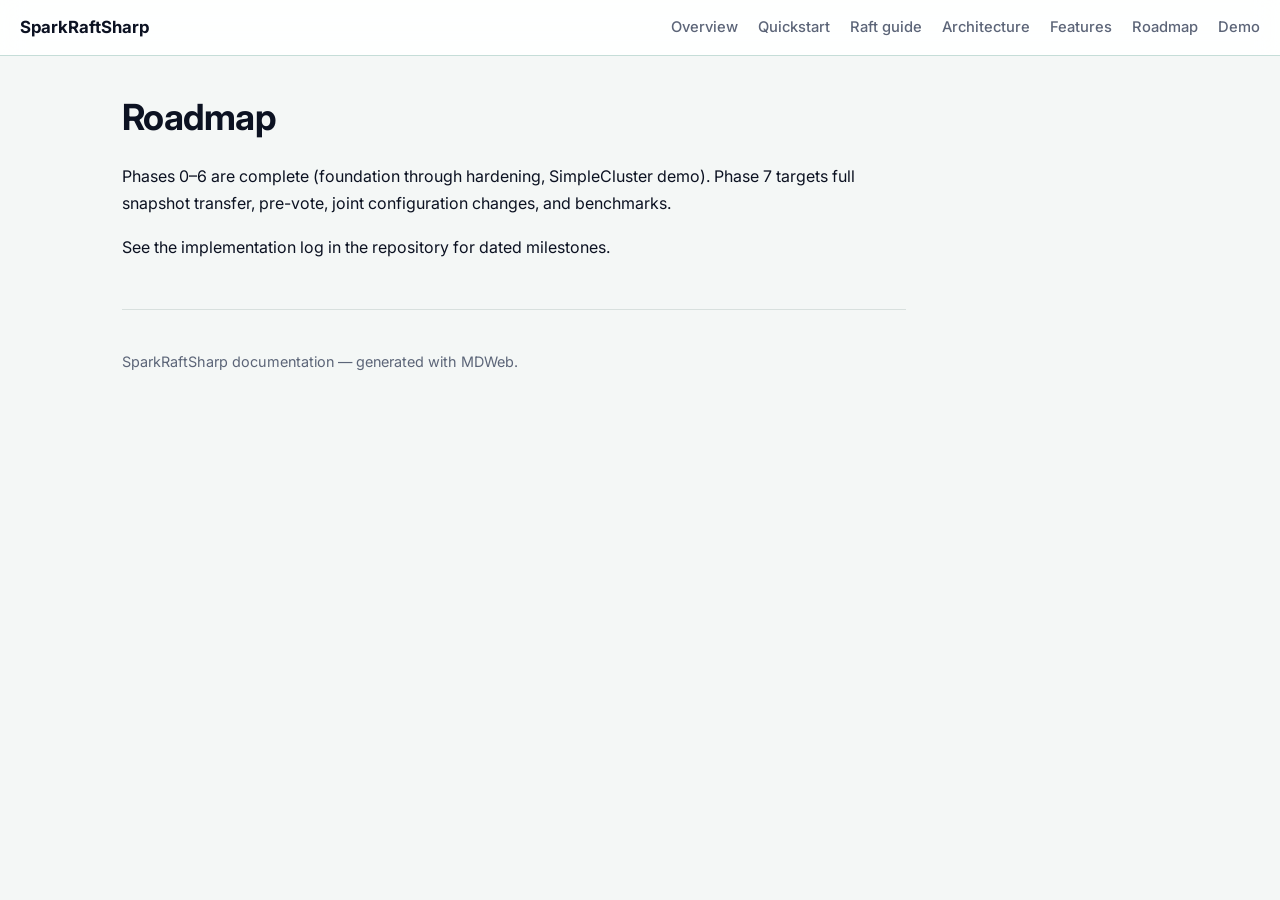
<file: docs/roadmap.html>
<!DOCTYPE html>
<html lang="en">
<head>
  <meta charset="utf-8">
  <meta name="viewport" content="width=device-width, initial-scale=1">
  <title>Roadmap · SparkRaftSharp</title>
  <meta name="description" content="Raft consensus library for .NET clustered applications.">
  <link rel="preconnect" href="https://fonts.googleapis.com">
  <link rel="preconnect" href="https://fonts.gstatic.com" crossorigin>
  <link href="https://fonts.googleapis.com/css2?family=Inter:wght@400;500;600;700&family=JetBrains+Mono:wght@400;500&display=swap" rel="stylesheet">
  <link rel="stylesheet" href="assets/css/portfolio.css">
  <link rel="stylesheet" href="assets/css/sparkraft-docs.css">
  <link rel="stylesheet" href="assets/vendor/atom-one-dark.min.css">
</head>
<body>
  <div class="site">
    <header class="topbar">
      <a href="index.html" class="brand">SparkRaftSharp</a>
      <nav class="topbar-nav" aria-label="Primary">
        <a href="index.html">Overview</a>
        <a href="quickstart.html">Quickstart</a>
        <a href="raft-protocol.html">Raft guide</a>
        <a href="architecture.html">Architecture</a>
        <a href="features.html">Features</a>
        <a href="roadmap.html">Roadmap</a>
        <a href="simple-cluster.html">Demo</a>
      </nav>
    </header>

    <main class="portfolio-layout">
      <div class="portfolio-main doc-body">
        <header class="doc-header">
          <h1>Roadmap</h1>
        </header>
        <p>Phases 0–6 are complete (foundation through hardening, SimpleCluster demo). Phase 7 targets full snapshot transfer, pre-vote, joint configuration changes, and benchmarks.</p>
<p>See the implementation log in the repository for dated milestones.</p>

        <footer class="doc-footer">
          <p>SparkRaftSharp documentation — generated with MDWeb.</p>
        </footer>
      </div>

      
    </main>
  </div>
  <script src="assets/vendor/mermaid.min.js"></script>
  <script src="assets/vendor/highlight.min.js"></script>
  <script src="assets/js/site.js"></script>
</body>
</html>
</file>
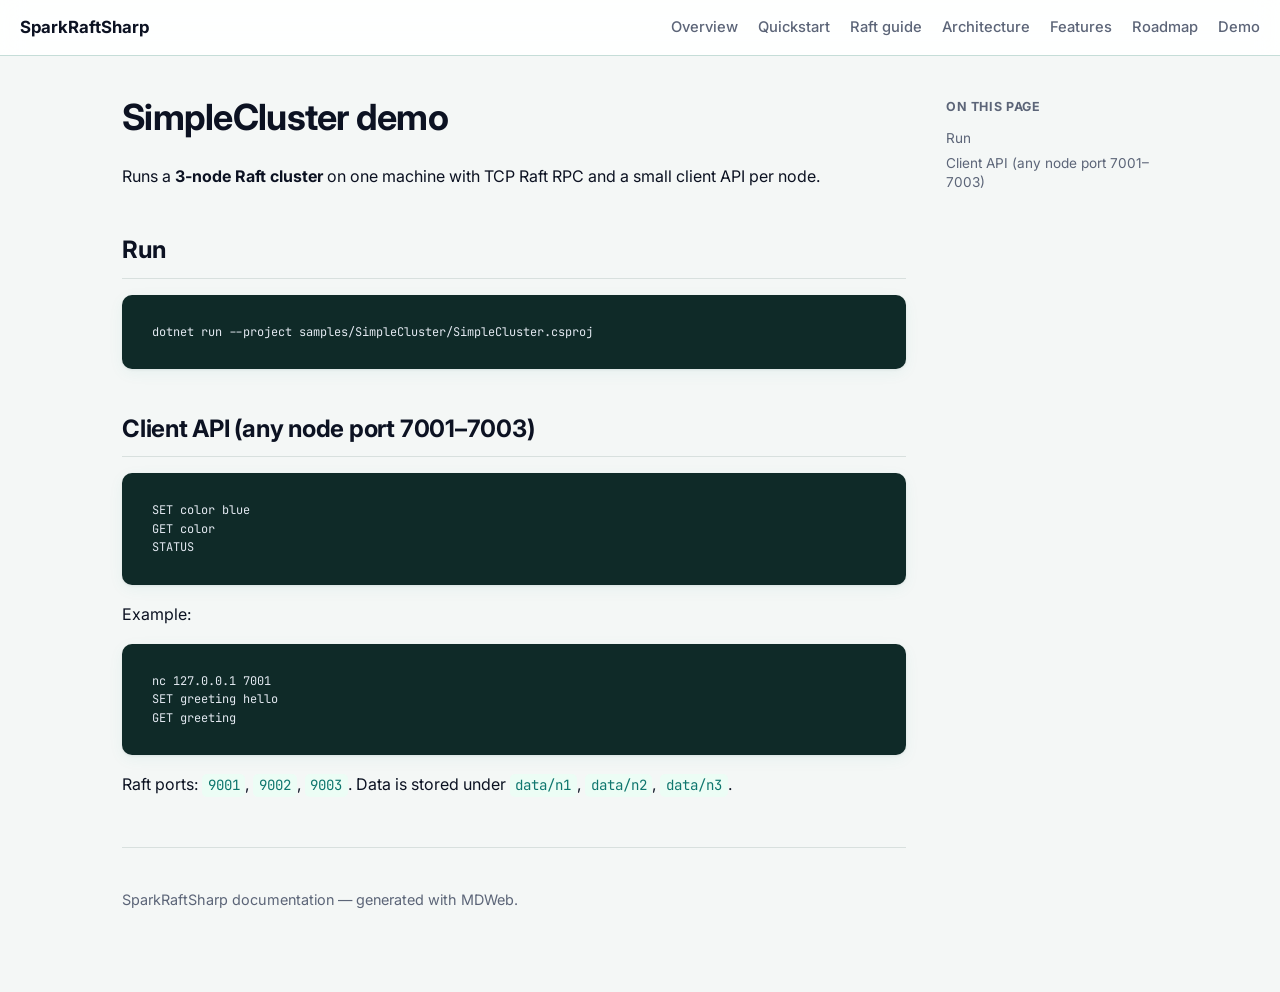
<file: docs/simple-cluster.html>
<!DOCTYPE html>
<html lang="en">
<head>
  <meta charset="utf-8">
  <meta name="viewport" content="width=device-width, initial-scale=1">
  <title>SimpleCluster demo · SparkRaftSharp</title>
  <meta name="description" content="Raft consensus library for .NET clustered applications.">
  <link rel="preconnect" href="https://fonts.googleapis.com">
  <link rel="preconnect" href="https://fonts.gstatic.com" crossorigin>
  <link href="https://fonts.googleapis.com/css2?family=Inter:wght@400;500;600;700&family=JetBrains+Mono:wght@400;500&display=swap" rel="stylesheet">
  <link rel="stylesheet" href="assets/css/portfolio.css">
  <link rel="stylesheet" href="assets/css/sparkraft-docs.css">
  <link rel="stylesheet" href="assets/vendor/atom-one-dark.min.css">
</head>
<body>
  <div class="site">
    <header class="topbar">
      <a href="index.html" class="brand">SparkRaftSharp</a>
      <nav class="topbar-nav" aria-label="Primary">
        <a href="index.html">Overview</a>
        <a href="quickstart.html">Quickstart</a>
        <a href="raft-protocol.html">Raft guide</a>
        <a href="architecture.html">Architecture</a>
        <a href="features.html">Features</a>
        <a href="roadmap.html">Roadmap</a>
        <a href="simple-cluster.html">Demo</a>
      </nav>
    </header>

    <main class="portfolio-layout">
      <div class="portfolio-main doc-body">
        <header class="doc-header">
          <h1>SimpleCluster demo</h1>
        </header>
        <p>Runs a <strong>3-node Raft cluster</strong> on one machine with TCP Raft RPC and a small client API per node.</p>
<h2 id="run">Run</h2>
<pre><code class="language-bash">dotnet run --project samples/SimpleCluster/SimpleCluster.csproj
</code></pre>
<h2 id="client-api-any-node-port-70017003">Client API (any node port 7001–7003)</h2>
<pre><code class="language-text">SET color blue
GET color
STATUS
</code></pre>
<p>Example:</p>
<pre><code class="language-bash">nc 127.0.0.1 7001
SET greeting hello
GET greeting
</code></pre>
<p>Raft ports: <code>9001</code>, <code>9002</code>, <code>9003</code>. Data is stored under <code>data/n1</code>, <code>data/n2</code>, <code>data/n3</code>.</p>

        <footer class="doc-footer">
          <p>SparkRaftSharp documentation — generated with MDWeb.</p>
        </footer>
      </div>

      
            <aside class="toc" aria-label="On this page">
              <p class="toc-title">On this page</p>
              <ul>
                
                    <li class="toc-h2">
                      <a href="#run">Run</a>
                    </li>
                    
                    <li class="toc-h2">
                      <a href="#client-api-any-node-port-70017003">Client API (any node port 7001–7003)</a>
                    </li>
                    
              </ul>
            </aside>
            
    </main>
  </div>
  <script src="assets/vendor/mermaid.min.js"></script>
  <script src="assets/vendor/highlight.min.js"></script>
  <script src="assets/js/site.js"></script>
</body>
</html>
</file>
<file: docs/assets/css/portfolio.css>
:root {
  --bg: #f8fafc;
  --bg-elevated: #ffffff;
  --text: #0f172a;
  --text-muted: #64748b;
  --border: #e2e8f0;
  --accent: #6366f1;
  --accent-soft: #eef2ff;
  --accent-hover: #4f46e5;
  --code-bg: #1e293b;
  --code-text: #e2e8f0;
  --topbar-height: 56px;
  --toc-width: 220px;
  --radius: 10px;
  --shadow: 0 1px 3px rgba(15, 23, 42, 0.08), 0 4px 16px rgba(15, 23, 42, 0.04);
  --font-sans: "Inter", system-ui, -apple-system, sans-serif;
  --font-mono: "JetBrains Mono", ui-monospace, monospace;
}

* { box-sizing: border-box; }

html { scroll-behavior: smooth; }

body {
  margin: 0;
  font-family: var(--font-sans);
  font-size: 16px;
  line-height: 1.7;
  color: var(--text);
  background: var(--bg);
  -webkit-font-smoothing: antialiased;
}

a { color: var(--accent); text-decoration: none; }
a:hover { color: var(--accent-hover); text-decoration: underline; }

.site { min-height: 100vh; }

.topbar {
  position: sticky;
  top: 0;
  z-index: 100;
  display: flex;
  align-items: center;
  gap: 1rem;
  height: var(--topbar-height);
  padding: 0 1.25rem;
  background: rgba(255, 255, 255, 0.85);
  backdrop-filter: blur(12px);
  border-bottom: 1px solid var(--border);
}

.brand {
  font-weight: 700;
  font-size: 1.05rem;
  color: var(--text);
  text-decoration: none;
  white-space: nowrap;
}

.brand:hover { color: var(--accent); text-decoration: none; }

.topbar-nav {
  display: flex;
  align-items: center;
  gap: 1.25rem;
  margin-left: auto;
  font-size: 0.92rem;
  font-weight: 500;
}

.topbar-nav a {
  color: var(--text-muted);
  text-decoration: none;
}

.topbar-nav a:hover {
  color: var(--accent);
  text-decoration: none;
}

.portfolio-layout {
  display: grid;
  grid-template-columns: minmax(0, 1fr) var(--toc-width);
  gap: 2rem;
  max-width: 1100px;
  margin: 0 auto;
  padding: 2.5rem 2rem 4rem;
}

.portfolio-main { min-width: 0; }

.hero {
  display: flex;
  align-items: flex-start;
  gap: 1.75rem;
  margin-bottom: 2.5rem;
}

.hero-logo,
.hero-mark {
  width: 120px;
  height: 120px;
  border-radius: var(--radius);
  box-shadow: var(--shadow);
  flex-shrink: 0;
  object-fit: cover;
}

.hero-mark {
  display: flex;
  align-items: center;
  justify-content: center;
  font-size: 2rem;
  font-weight: 800;
  letter-spacing: -0.04em;
  color: #fff;
  background: linear-gradient(135deg, #6366f1 0%, #4f46e5 55%, #1ed760 100%);
}

.hero-text h1 {
  margin: 0 0 0.5rem;
  font-size: 2.25rem;
  font-weight: 700;
  letter-spacing: -0.02em;
  line-height: 1.2;
}

.hero-tagline {
  margin: 0 0 1rem;
  font-size: 1.1rem;
  color: var(--text-muted);
  line-height: 1.6;
}

.hero-links {
  display: flex;
  flex-wrap: wrap;
  gap: 0.5rem 1rem;
  font-size: 0.92rem;
  margin-top: 0.75rem;
}

.hero-links a {
  display: inline-flex;
  align-items: center;
  gap: 0.35rem;
  font-weight: 500;
}

.disclaimer {
  margin: 0 0 2rem;
  padding: 0.85rem 1rem;
  border-left: 4px solid #f59e0b;
  background: #fffbeb;
  border-radius: 0 var(--radius) var(--radius) 0;
  color: #92400e;
  font-size: 0.92rem;
  line-height: 1.6;
}

.disclaimer strong {
  color: #78350f;
}

.section-title {
  margin: 2.5rem 0 1rem;
  padding-bottom: 0.4rem;
  border-bottom: 1px solid var(--border);
  font-size: 1.5rem;
  font-weight: 700;
  letter-spacing: -0.01em;
  scroll-margin-top: calc(var(--topbar-height) + 1rem);
}

.section-lead {
  margin: 0 0 1.25rem;
  color: var(--text-muted);
}

.subsection-title {
  margin: 1.75rem 0 0.75rem;
  font-size: 1.15rem;
  font-weight: 600;
  scroll-margin-top: calc(var(--topbar-height) + 1rem);
}

.doc-body p,
.doc-body ul,
.doc-body ol {
  margin: 1rem 0;
}

.doc-body h3 {
  font-size: 1.05rem;
  margin-top: 1.5rem;
  scroll-margin-top: calc(var(--topbar-height) + 1rem);
}

.doc-body blockquote {
  margin: 1.25rem 0;
  padding: 0.75rem 1rem;
  border-left: 4px solid var(--accent);
  background: var(--accent-soft);
  border-radius: 0 var(--radius) var(--radius) 0;
  color: var(--text-muted);
}

.doc-body code {
  font-family: var(--font-mono);
  font-size: 0.88em;
  background: #f1f5f9;
  padding: 0.15em 0.4em;
  border-radius: 5px;
  color: #be185d;
}

.doc-body pre {
  margin: 1rem 0;
  padding: 1rem 1.15rem;
  background: var(--code-bg);
  color: var(--code-text);
  border-radius: var(--radius);
  overflow-x: auto;
  font-family: var(--font-mono);
  font-size: 0.85rem;
  line-height: 1.55;
  box-shadow: var(--shadow);
}

.doc-body pre code {
  background: none;
  padding: 0;
  color: inherit;
}

.doc-body table {
  width: 100%;
  border-collapse: collapse;
  margin: 1.25rem 0;
  font-size: 0.95rem;
  box-shadow: var(--shadow);
  border-radius: var(--radius);
  overflow: hidden;
}

.doc-body th,
.doc-body td {
  border: 1px solid var(--border);
  padding: 0.65rem 0.85rem;
  text-align: left;
}

.doc-body th {
  background: #f1f5f9;
  font-weight: 600;
}

.doc-body tr:nth-child(even) td { background: #fafbfc; }

.pillar-grid,
.feature-grid {
  display: grid;
  grid-template-columns: repeat(auto-fill, minmax(240px, 1fr));
  gap: 1rem;
  margin: 1.25rem 0;
}

.pillar-card,
.feature-card {
  padding: 1.15rem 1.25rem;
  background: var(--bg-elevated);
  border: 1px solid var(--border);
  border-radius: var(--radius);
  box-shadow: var(--shadow);
}

.pillar-card h3,
.feature-card h3 {
  margin: 0 0 0.5rem;
  font-size: 1rem;
  font-weight: 600;
  color: var(--accent);
}

.pillar-card p,
.feature-card p {
  margin: 0;
  font-size: 0.92rem;
  color: var(--text-muted);
  line-height: 1.6;
}

.skill-list {
  display: flex;
  flex-wrap: wrap;
  gap: 0.5rem;
  margin: 1rem 0 0;
  padding: 0;
  list-style: none;
}

.skill-list li {
  padding: 0.35rem 0.75rem;
  font-size: 0.88rem;
  font-weight: 500;
  color: var(--text);
  background: var(--bg-elevated);
  border: 1px solid var(--border);
  border-radius: 999px;
}

.diagram-block {
  background: #f1f5f9;
  border: 1px solid var(--border);
  border-radius: var(--radius);
  padding: 1.25rem;
  font-family: var(--font-mono);
  font-size: 0.78rem;
  line-height: 1.45;
  color: var(--text-muted);
  overflow-x: auto;
  margin: 1rem 0;
  white-space: pre;
}

.demo-list {
  columns: 2;
  column-gap: 2rem;
  margin: 1rem 0;
  padding-left: 1.25rem;
  font-size: 0.92rem;
  color: var(--text-muted);
}

.demo-list li {
  margin-bottom: 0.35rem;
  break-inside: avoid;
}

.showcase-grid {
  display: grid;
  grid-template-columns: repeat(auto-fill, minmax(300px, 1fr));
  gap: 1.25rem;
  margin: 1.5rem 0 0.5rem;
}

.showcase-card {
  margin: 0;
  background: var(--bg-elevated);
  border: 1px solid var(--border);
  border-radius: var(--radius);
  overflow: hidden;
  box-shadow: var(--shadow);
  transition: transform 0.18s ease, box-shadow 0.18s ease;
}

.showcase-card:hover {
  transform: translateY(-2px);
  box-shadow: 0 8px 24px rgba(15, 23, 42, 0.1);
}

.showcase-card-wide {
  grid-column: 1 / -1;
}

.showcase-card img {
  display: block;
  width: 100%;
  height: auto;
  background: #0f0d18;
}

.showcase-card figcaption {
  padding: 0.85rem 1rem;
  font-size: 0.88rem;
  color: var(--text-muted);
  line-height: 1.55;
  border-top: 1px solid var(--border);
}

.showcase-card figcaption strong {
  display: block;
  margin-bottom: 0.2rem;
  font-size: 0.95rem;
  font-weight: 600;
  color: var(--text);
}

.toc {
  position: sticky;
  top: calc(var(--topbar-height) + 1.5rem);
  align-self: start;
  max-height: calc(100vh - var(--topbar-height) - 3rem);
  overflow-y: auto;
  padding-left: 0.5rem;
}

.toc-title {
  font-size: 0.78rem;
  font-weight: 700;
  text-transform: uppercase;
  letter-spacing: 0.05em;
  color: var(--text-muted);
  margin: 0 0 0.75rem;
}

.toc ul {
  list-style: none;
  margin: 0;
  padding: 0;
}

.toc li { margin: 0.35rem 0; }

.toc a {
  font-size: 0.85rem;
  color: var(--text-muted);
  text-decoration: none;
  display: block;
  line-height: 1.4;
}

.toc a:hover { color: var(--accent); }

.toc-h3 { padding-left: 0.75rem; }

.site-footer {
  margin-top: 3rem;
  padding-top: 1.5rem;
  border-top: 1px solid var(--border);
  color: var(--text-muted);
  font-size: 0.9rem;
}

@media (max-width: 1100px) {
  .portfolio-layout { grid-template-columns: 1fr; }
  .toc { display: none; }
}

@media (max-width: 600px) {
  .hero { flex-direction: column; align-items: center; text-align: center; }
  .hero-links { justify-content: center; }
  .portfolio-layout { padding: 1.5rem 1rem 3rem; }
  .hero-text h1 { font-size: 1.75rem; }
  .topbar-nav { display: none; }
  .demo-list { columns: 1; }
}
</file>
<file: docs/assets/css/sparkraft-docs.css>
/* SparkRaftSharp theme — portfolio layout (SkyUI) with a distinct color palette */

:root {
  --bg: #f4f7f6;
  --bg-elevated: #ffffff;
  --text: #0c1222;
  --text-muted: #5c6578;
  --border: #d8e0de;
  --accent: #0d9488;
  --accent-soft: #ecfdf5;
  --accent-hover: #0f766e;
  --code-bg: #0f2a28;
  --code-text: #e2e8f0;
  --shadow: 0 1px 3px rgba(12, 18, 34, 0.07), 0 4px 16px rgba(13, 148, 136, 0.06);
}

.topbar {
  background: rgba(255, 255, 255, 0.9);
  border-bottom-color: #c5ddd8;
}

.brand:hover {
  color: var(--accent);
}

.hero-mark,
.hero-icon {
  width: 120px;
  height: 120px;
  border-radius: var(--radius);
  box-shadow: var(--shadow);
  flex-shrink: 0;
  display: flex;
  align-items: center;
  justify-content: center;
  font-size: 2rem;
  font-weight: 800;
  letter-spacing: -0.04em;
  color: #fff;
  background: linear-gradient(135deg, #0d9488 0%, #0f766e 50%, #f59e0b 100%);
}

.pillar-card:hover,
.feature-card:hover {
  border-color: #99d5c9;
}

.portfolio-main:has(.hero) .doc-header {
  display: none;
}

.doc-header h1 {
  margin: 0 0 1.5rem;
  font-size: 2.25rem;
  font-weight: 700;
  letter-spacing: -0.02em;
  line-height: 1.2;
}

.doc-footer {
  margin-top: 3rem;
  padding-top: 1.5rem;
  border-top: 1px solid var(--border);
  color: var(--text-muted);
  font-size: 0.9rem;
}

.doc-body h2 {
  margin: 2.5rem 0 1rem;
  padding-bottom: 0.4rem;
  border-bottom: 1px solid var(--border);
  font-size: 1.5rem;
  font-weight: 700;
  letter-spacing: -0.01em;
  scroll-margin-top: calc(var(--topbar-height) + 1rem);
}

.doc-body code {
  color: #0f766e;
  background: #ecfdf5;
}

.doc-body blockquote {
  border-left-color: var(--accent);
  background: var(--accent-soft);
}

.doc-body .mermaid {
  display: flex;
  justify-content: center;
  margin: 1.25rem 0;
  padding: 1.25rem;
  background: var(--code-bg);
  border: 1px solid #1e4d47;
  border-radius: var(--radius);
  box-shadow: var(--shadow);
  overflow-x: auto;
}

.career-grid {
  display: grid;
  grid-template-columns: repeat(auto-fill, minmax(240px, 1fr));
  gap: 1rem;
  margin: 1.25rem 0;
}

.career-card {
  padding: 1.15rem 1.25rem;
  background: var(--bg-elevated);
  border: 1px solid var(--border);
  border-radius: var(--radius);
  box-shadow: var(--shadow);
}

.career-card h3 {
  margin: 0 0 0.5rem;
  font-size: 1rem;
  font-weight: 600;
  color: var(--accent);
}

.career-card p {
  margin: 0;
  font-size: 0.92rem;
  color: var(--text-muted);
  line-height: 1.6;
}
</file>
<file: docs/assets/vendor/atom-one-dark.min.css>
pre code.hljs{display:block;overflow-x:auto;padding:1em}code.hljs{padding:3px 5px}.hljs{color:#abb2bf;background:#282c34}.hljs-comment,.hljs-quote{color:#5c6370;font-style:italic}.hljs-doctag,.hljs-formula,.hljs-keyword{color:#c678dd}.hljs-deletion,.hljs-name,.hljs-section,.hljs-selector-tag,.hljs-subst{color:#e06c75}.hljs-literal{color:#56b6c2}.hljs-addition,.hljs-attribute,.hljs-meta .hljs-string,.hljs-regexp,.hljs-string{color:#98c379}.hljs-attr,.hljs-number,.hljs-selector-attr,.hljs-selector-class,.hljs-selector-pseudo,.hljs-template-variable,.hljs-type,.hljs-variable{color:#d19a66}.hljs-bullet,.hljs-link,.hljs-meta,.hljs-selector-id,.hljs-symbol,.hljs-title{color:#61aeee}.hljs-built_in,.hljs-class .hljs-title,.hljs-title.class_{color:#e6c07b}.hljs-emphasis{font-style:italic}.hljs-strong{font-weight:700}.hljs-link{text-decoration:underline}
</file>
